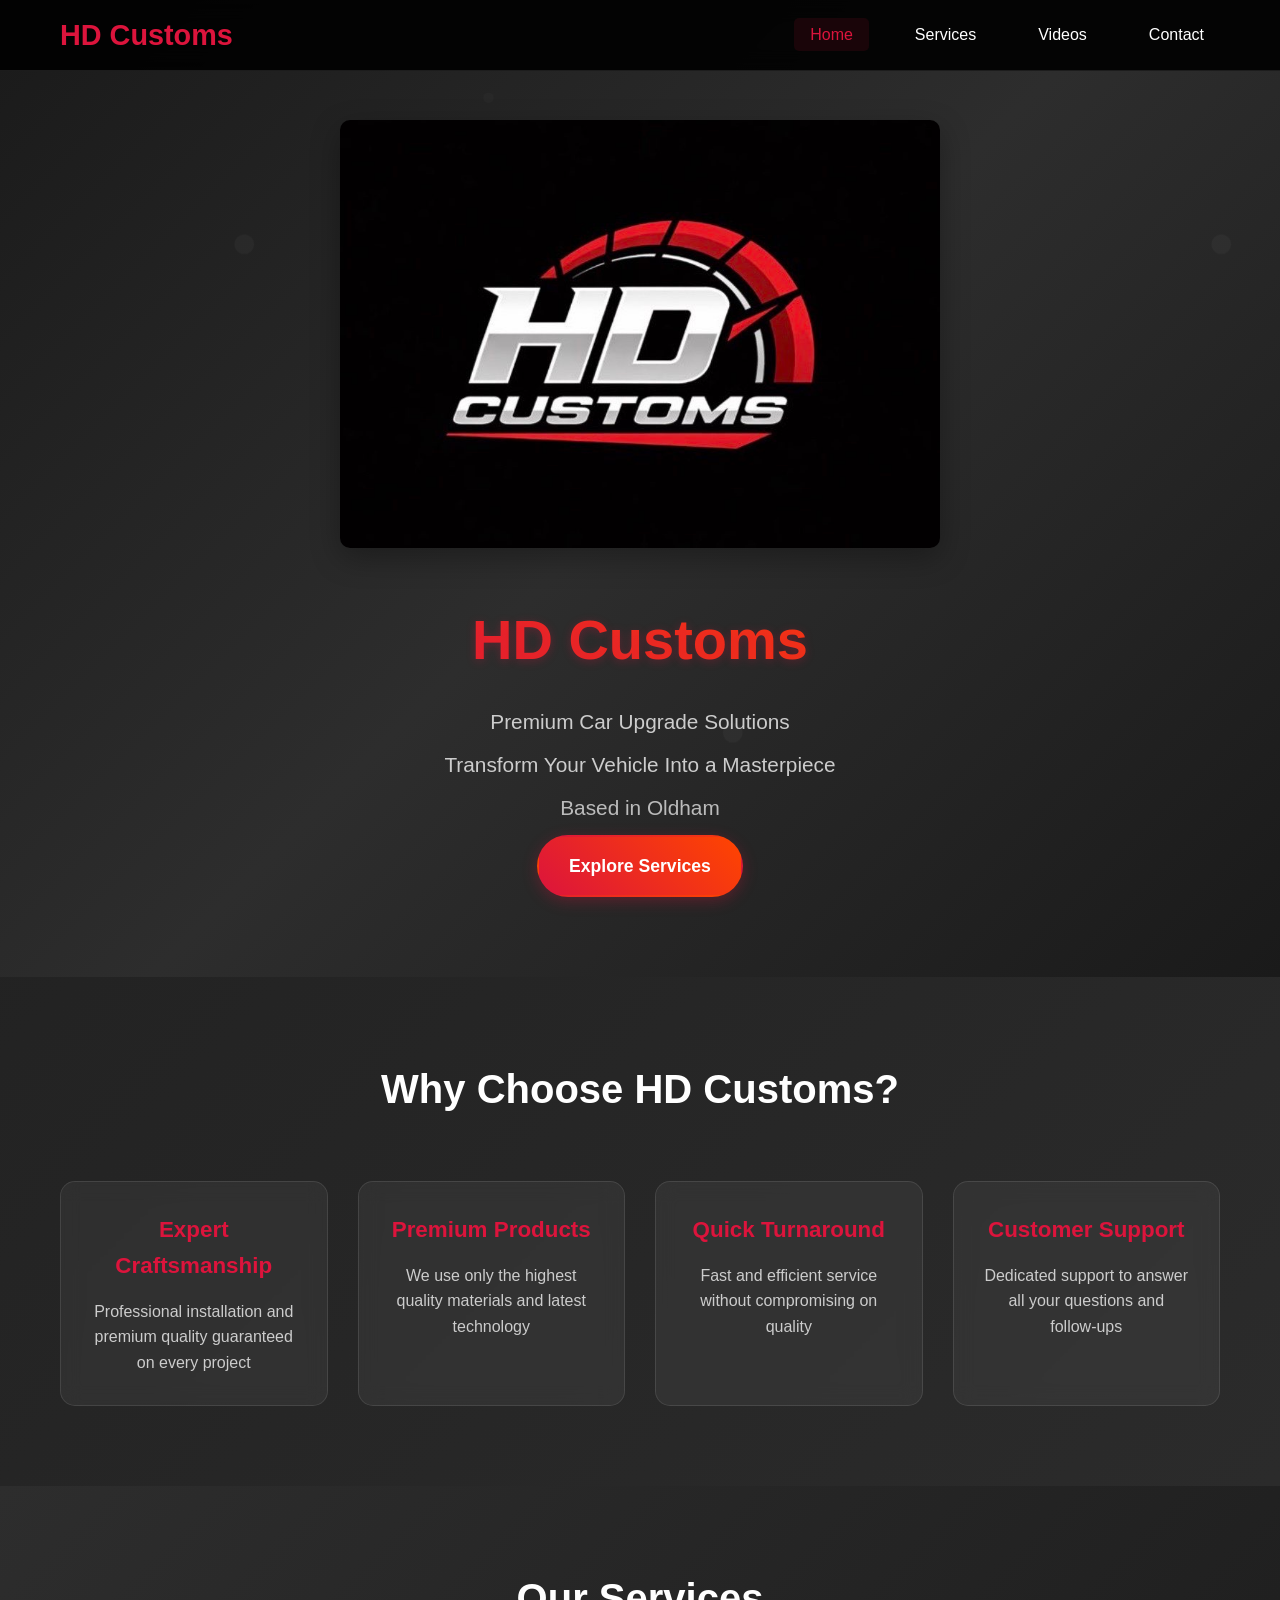
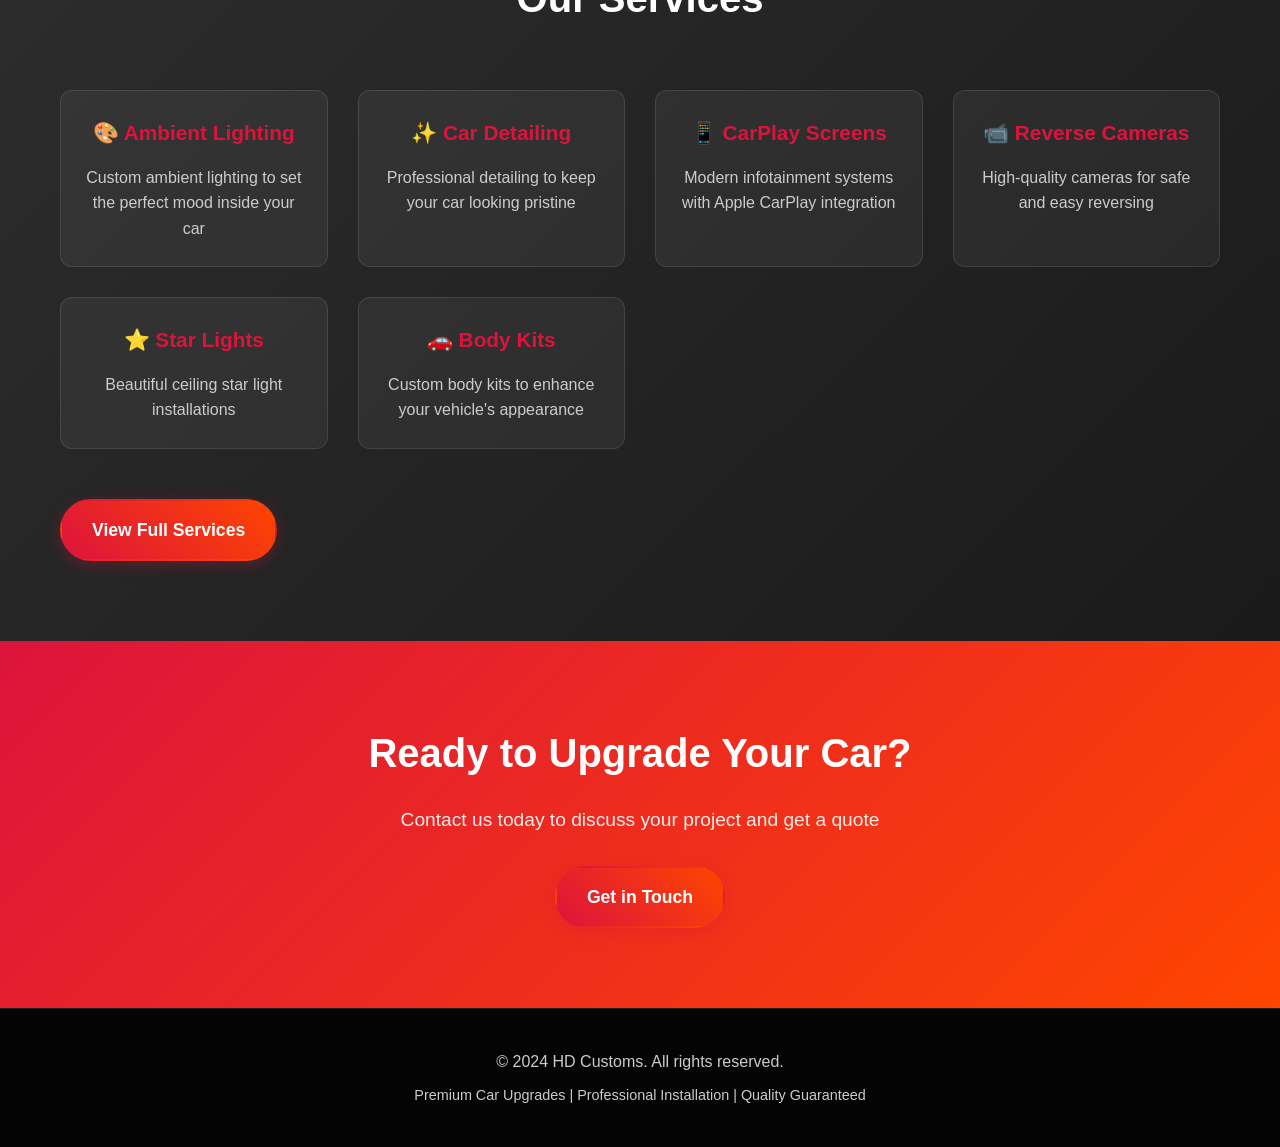
<file: index.html>
<!DOCTYPE html>
<html lang="en">
<head>
    <meta charset="UTF-8">
    <meta name="viewport" content="width=device-width, initial-scale=1.0">
    <title>HD Customs - Premium Car Upgrades</title>
    <link rel="stylesheet" href="styles.css">
</head>
<body>
    <!-- Navigation -->
    <nav class="navbar">
        <div class="nav-container">
            <div class="nav-logo">
                <h1>HD Customs</h1>
            </div>
            <div class="nav-toggle" id="nav-toggle">
                <span class="bar"></span>
                <span class="bar"></span>
                <span class="bar"></span>
            </div>
            <ul class="nav-menu" id="nav-menu">
                <li><a href="index.html" class="nav-link active">Home</a></li>
                <li><a href="services.html" class="nav-link">Services</a></li>
                <li><a href="videos.html" class="nav-link">Videos</a></li>
                <li><a href="contact.html" class="nav-link">Contact</a></li>
            </ul>
        </div>
    </nav>

    <!-- Hero Section -->
    <section class="hero">
        <div class="hero-logo">
            <img src="images/hd-custom.jpg.jpeg" alt="HD Customs Logo">
        </div>
        <div class="hero-content">
            <h1>HD Customs</h1>
            <p>Premium Car Upgrade Solutions</p>
            <p class="tagline">Transform Your Vehicle Into a Masterpiece</p>
            <p class="location-tagline">Based in Oldham</p>
            <a href="services.html" class="cta-button">Explore Services</a>
        </div>
    </section>

    <!-- Features Section -->
    <section class="features">
        <div class="container">
            <h2>Why Choose HD Customs?</h2>
            <div class="features-grid">
                <div class="feature-card">
                    <h3>Expert Craftsmanship</h3>
                    <p>Professional installation and premium quality guaranteed on every project</p>
                </div>
                <div class="feature-card">
                    <h3>Premium Products</h3>
                    <p>We use only the highest quality materials and latest technology</p>
                </div>
                <div class="feature-card">
                    <h3>Quick Turnaround</h3>
                    <p>Fast and efficient service without compromising on quality</p>
                </div>
                <div class="feature-card">
                    <h3>Customer Support</h3>
                    <p>Dedicated support to answer all your questions and follow-ups</p>
                </div>
            </div>
        </div>
    </section>

    <!-- Services Preview Section -->
    <section class="services-preview">
        <div class="container">
            <h2>Our Services</h2>
            <div class="services-grid">
                <div class="service-item">
                    <h3>🎨 Ambient Lighting</h3>
                    <p>Custom ambient lighting to set the perfect mood inside your car</p>
                </div>
                <div class="service-item">
                    <h3>✨ Car Detailing</h3>
                    <p>Professional detailing to keep your car looking pristine</p>
                </div>
                <div class="service-item">
                    <h3>📱 CarPlay Screens</h3>
                    <p>Modern infotainment systems with Apple CarPlay integration</p>
                </div>
                <div class="service-item">
                    <h3>📹 Reverse Cameras</h3>
                    <p>High-quality cameras for safe and easy reversing</p>
                </div>
                <div class="service-item">
                    <h3>⭐ Star Lights</h3>
                    <p>Beautiful ceiling star light installations</p>
                </div>
                <div class="service-item">
                    <h3>🚗 Body Kits</h3>
                    <p>Custom body kits to enhance your vehicle's appearance</p>
                </div>
            </div>
            <a href="services.html" class="cta-button">View Full Services</a>
        </div>
    </section>

    <!-- Call to Action -->
    <section class="cta-section">
        <div class="container">
            <h2>Ready to Upgrade Your Car?</h2>
            <p>Contact us today to discuss your project and get a quote</p>
            <a href="contact.html" class="cta-button">Get in Touch</a>
        </div>
    </section>

    <!-- Footer -->
    <footer>
        <div class="container">
            <p>&copy; 2024 HD Customs. All rights reserved.</p>
            <p>Premium Car Upgrades | Professional Installation | Quality Guaranteed</p>
        </div>
    </footer>

    <script>
        // Mobile menu toggle
        const navToggle = document.getElementById('nav-toggle');
        const navMenu = document.getElementById('nav-menu');

        navToggle.addEventListener('click', () => {
            navMenu.classList.toggle('active');
            navToggle.classList.toggle('active');
        });

        // Close menu when clicking a link
        document.querySelectorAll('.nav-link').forEach(link => {
            link.addEventListener('click', () => {
                navMenu.classList.remove('active');
                navToggle.classList.remove('active');
            });
        });
    </script>
</body>
</html>
</file>
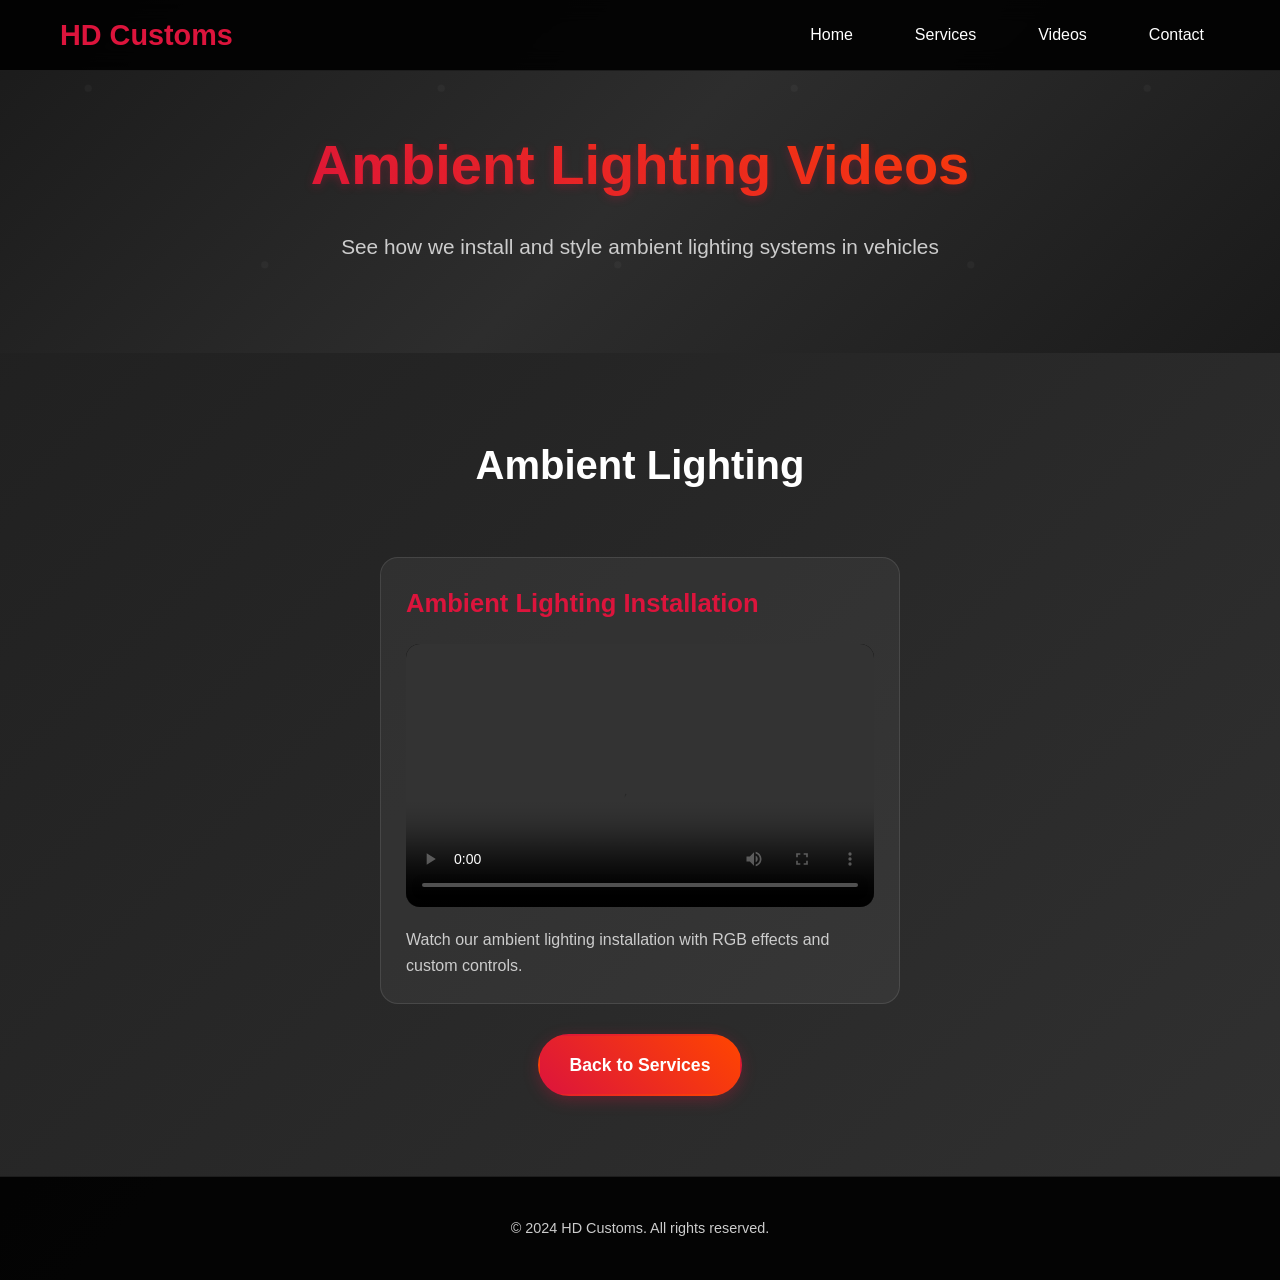
<file: ambient-lighting.html>
<!DOCTYPE html>
<html lang="en">
<head>
    <meta charset="UTF-8">
    <meta name="viewport" content="width=device-width, initial-scale=1.0">
    <title>Ambient Lighting Videos - HD Customs</title>
    <link rel="stylesheet" href="styles.css">
</head>
<body>
    <nav class="navbar">
        <div class="nav-container">
            <div class="nav-logo">
                <h1>HD Customs</h1>
            </div>
            <div class="nav-toggle" id="nav-toggle">
                <span class="bar"></span>
                <span class="bar"></span>
                <span class="bar"></span>
            </div>
            <ul class="nav-menu" id="nav-menu">
                <li><a href="index.html" class="nav-link">Home</a></li>
                <li><a href="services.html" class="nav-link">Services</a></li>
                <li><a href="videos.html" class="nav-link">Videos</a></li>
                <li><a href="contact.html" class="nav-link">Contact</a></li>
            </ul>
        </div>
    </nav>

    <section class="hero">
        <div class="hero-content">
            <h1>Ambient Lighting Videos</h1>
            <p class="tagline">See how we install and style ambient lighting systems in vehicles</p>
        </div>
    </section>

    <section class="videos-section">
        <div class="container">
            <h2>Ambient Lighting</h2>
            <div class="video-grid">
                <div class="video-card">
                    <h3>Ambient Lighting Installation</h3>
                    <video controls playsinline preload="metadata">
                        <source src="videos/ambient-lighting.mp4" type="video/mp4">
                        Your browser does not support the video tag.
                    </video>
                    <p>Watch our ambient lighting installation with RGB effects and custom controls.</p>
                </div>
            </div>

            <p style="text-align:center;margin-top:30px;"><a href="services.html" class="cta-button">Back to Services</a></p>
        </div>
    </section>

    <footer>
        <div class="container">
            <p>&copy; 2024 HD Customs. All rights reserved.</p>
        </div>
    </footer>

    <script>
        const navToggle = document.getElementById('nav-toggle');
        const navMenu = document.getElementById('nav-menu');

        if (navToggle) {
            navToggle.addEventListener('click', () => {
                navMenu.classList.toggle('active');
                navToggle.classList.toggle('active');
            });
        }

        document.querySelectorAll('.nav-link').forEach(link => {
            link.addEventListener('click', () => {
                navMenu.classList.remove('active');
                navToggle.classList.remove('active');
            });
        });
    </script>
</body>
</html>
</file>
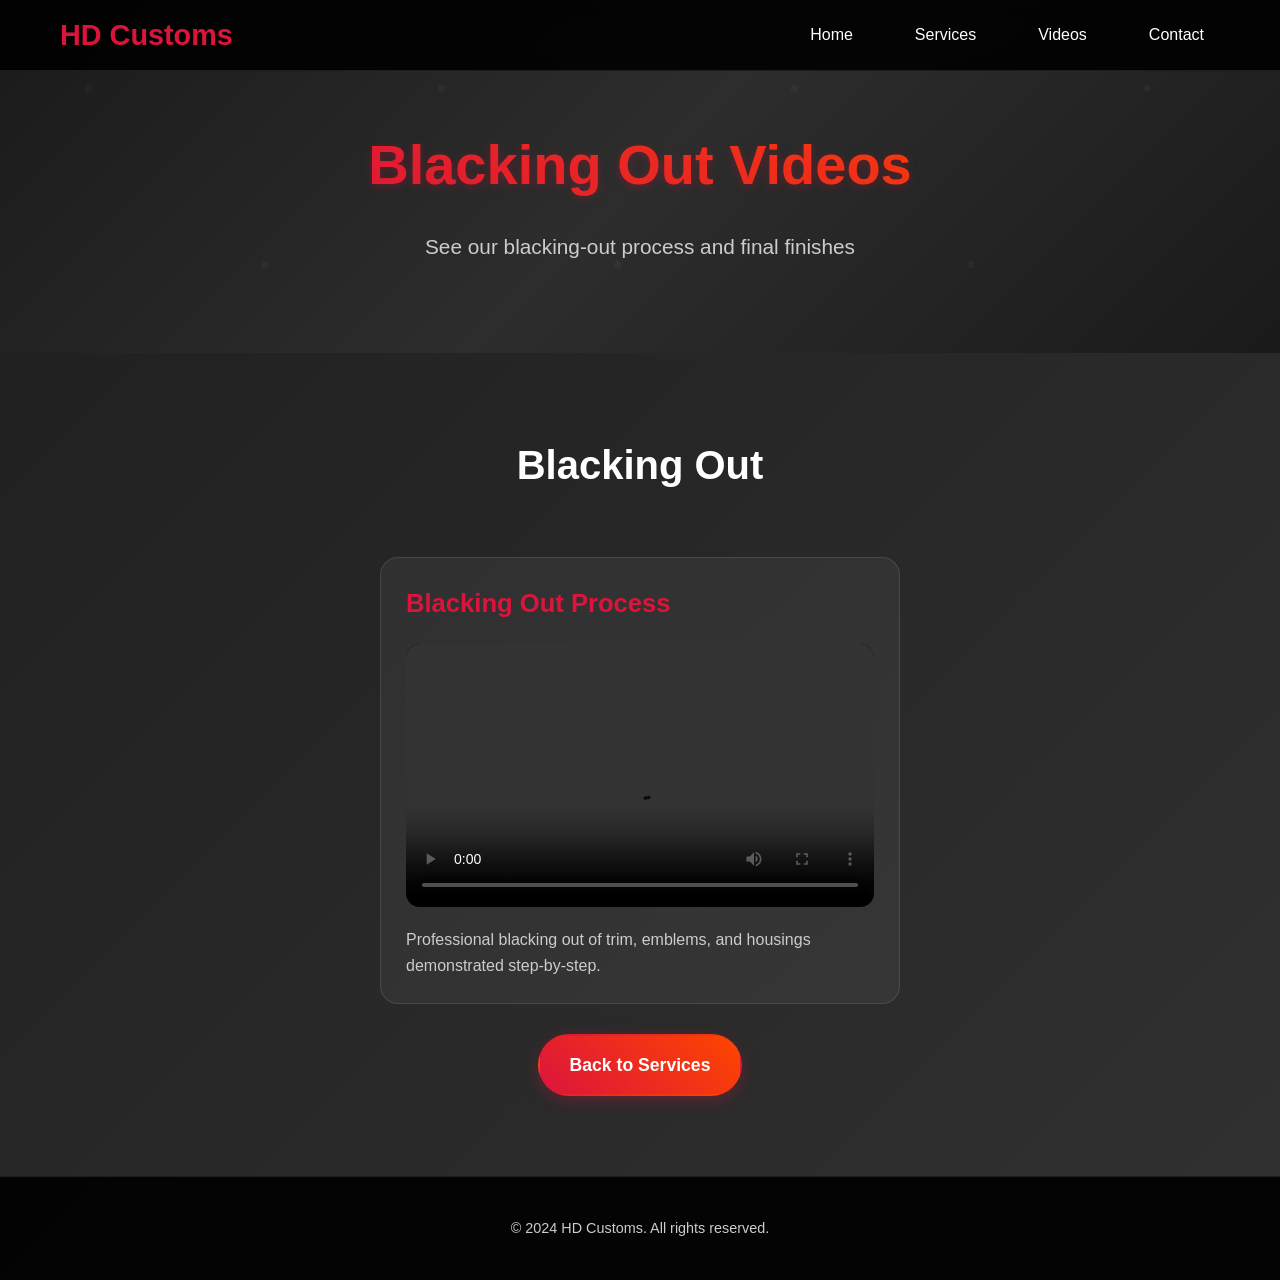
<file: blacking-out.html>
<!DOCTYPE html>
<html lang="en">
<head>
    <meta charset="UTF-8">
    <meta name="viewport" content="width=device-width, initial-scale=1.0">
    <title>Blacking Out Videos - HD Customs</title>
    <link rel="stylesheet" href="styles.css">
</head>
<body>
    <nav class="navbar">
        <div class="nav-container">
            <div class="nav-logo">
                <h1>HD Customs</h1>
            </div>
            <div class="nav-toggle" id="nav-toggle">
                <span class="bar"></span>
                <span class="bar"></span>
                <span class="bar"></span>
            </div>
            <ul class="nav-menu" id="nav-menu">
                <li><a href="index.html" class="nav-link">Home</a></li>
                <li><a href="services.html" class="nav-link">Services</a></li>
                <li><a href="videos.html" class="nav-link">Videos</a></li>
                <li><a href="contact.html" class="nav-link">Contact</a></li>
            </ul>
        </div>
    </nav>

    <section class="hero">
        <div class="hero-content">
            <h1>Blacking Out Videos</h1>
            <p class="tagline">See our blacking-out process and final finishes</p>
        </div>
    </section>

    <section class="videos-section">
        <div class="container">
            <h2>Blacking Out</h2>
            <div class="video-grid">
                <div class="video-card">
                    <h3>Blacking Out Process</h3>
                    <video controls playsinline preload="metadata">
                        <source src="videos/blacking-out.mp4" type="video/mp4">
                        Your browser does not support the video tag.
                    </video>
                    <p>Professional blacking out of trim, emblems, and housings demonstrated step-by-step.</p>
                </div>
            </div>

            <p style="text-align:center;margin-top:30px;"><a href="services.html" class="cta-button">Back to Services</a></p>
        </div>
    </section>

    <footer>
        <div class="container">
            <p>&copy; 2024 HD Customs. All rights reserved.</p>
        </div>
    </footer>

    <script>
        const navToggle = document.getElementById('nav-toggle');
        const navMenu = document.getElementById('nav-menu');

        if (navToggle) {
            navToggle.addEventListener('click', () => {
                navMenu.classList.toggle('active');
                navToggle.classList.toggle('active');
            });
        }

        document.querySelectorAll('.nav-link').forEach(link => {
            link.addEventListener('click', () => {
                navMenu.classList.remove('active');
                navToggle.classList.remove('active');
            });
        });
    </script>
</body>
</html>
</file>
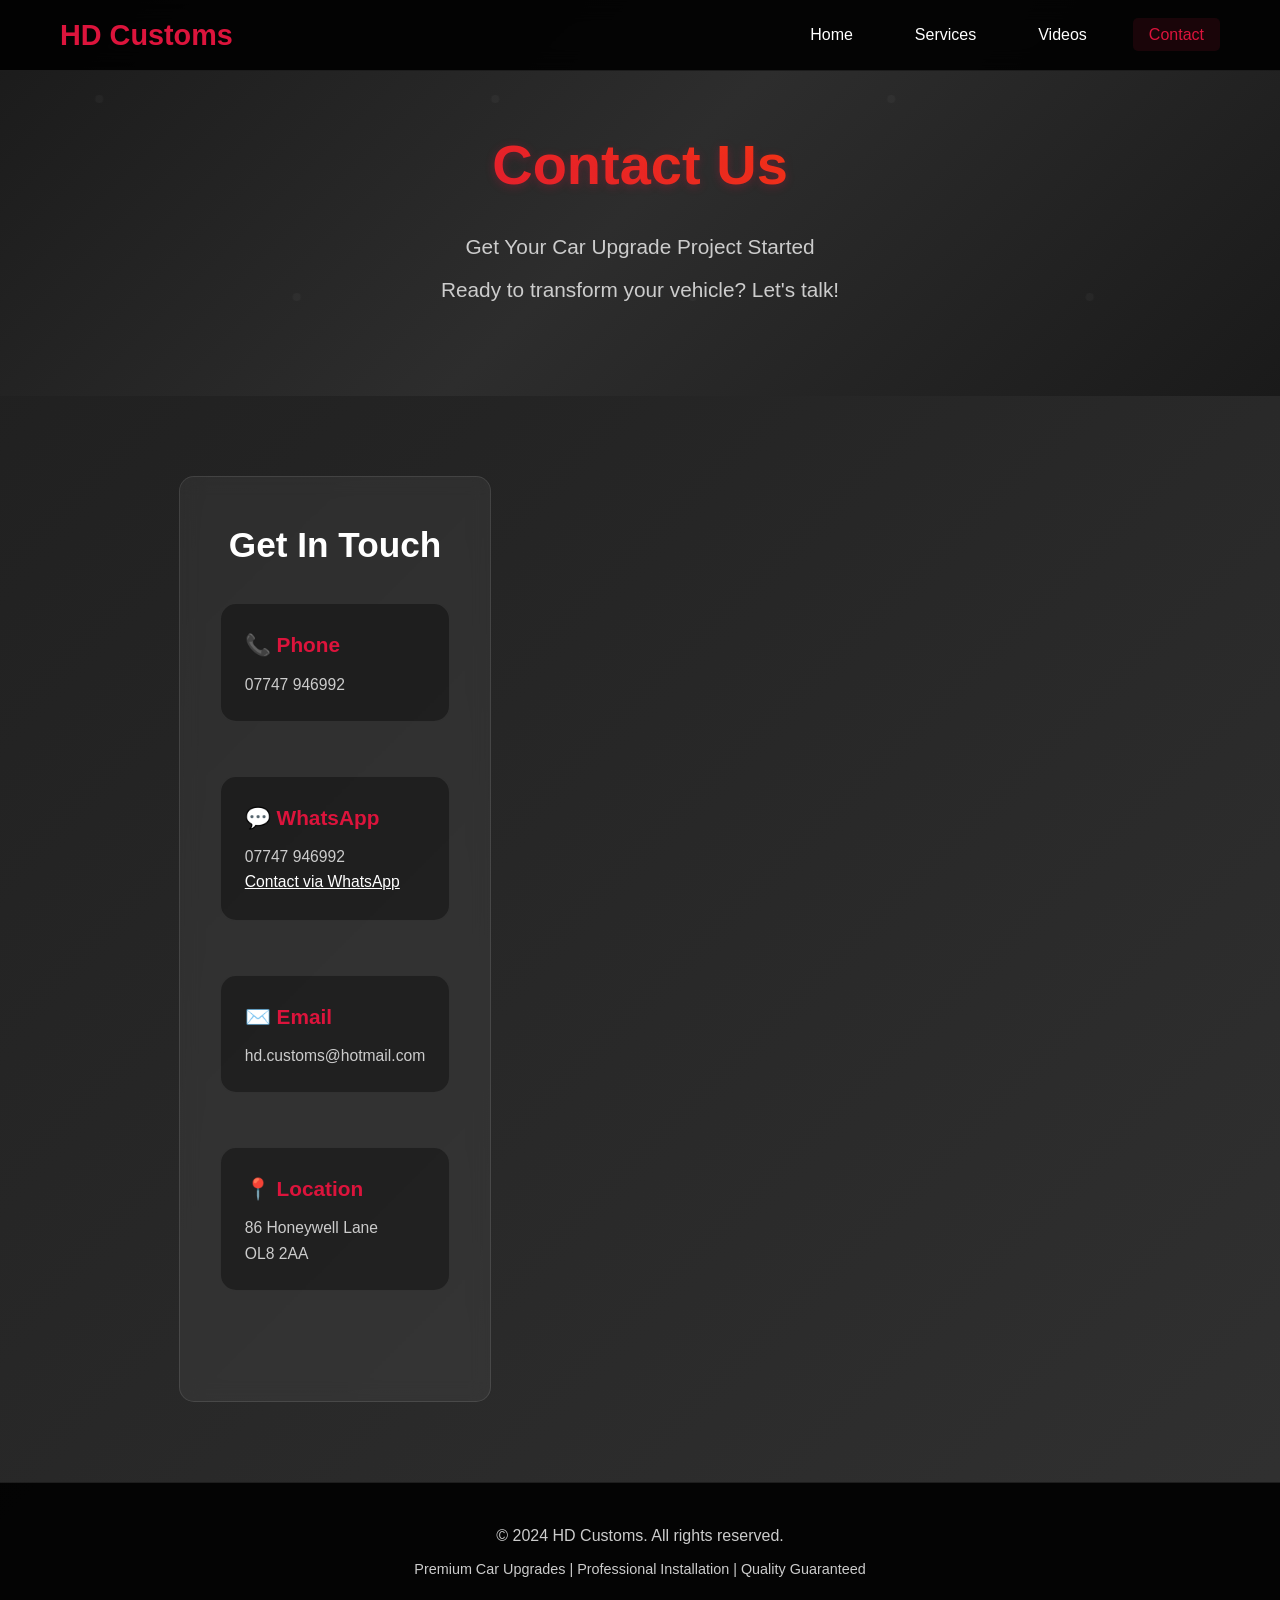
<file: contact.html>
<!DOCTYPE html>
<html lang="en">
<head>
    <meta charset="UTF-8">
    <meta name="viewport" content="width=device-width, initial-scale=1.0">
    <title>Contact - HD Customs</title>
    <link rel="stylesheet" href="styles.css">
</head>
<body>
    <!-- Navigation -->
    <nav class="navbar">
        <div class="nav-container">
            <div class="nav-logo">
                <h1>HD Customs</h1>
            </div>
            <div class="nav-toggle" id="nav-toggle">
                <span class="bar"></span>
                <span class="bar"></span>
                <span class="bar"></span>
            </div>
            <ul class="nav-menu" id="nav-menu">
                <li><a href="index.html" class="nav-link">Home</a></li>
                <li><a href="services.html" class="nav-link">Services</a></li>
                <li><a href="videos.html" class="nav-link">Videos</a></li>
                <li><a href="contact.html" class="nav-link active">Contact</a></li>
            </ul>
        </div>
    </nav>

    <!-- Contact Hero Section -->
    <section class="hero">
        <div class="hero-content">
            <h1>Contact Us</h1>
            <p>Get Your Car Upgrade Project Started</p>
            <p class="tagline">Ready to transform your vehicle? Let's talk!</p>
        </div>
    </section>

    <!-- Contact Section -->
    <section class="contact-section">
        <div class="container">
            <div class="contact-content">
                <!-- Contact Information -->
                <div class="contact-info-container">
                    <h2>Get In Touch</h2>

                    <div class="contact-info">
                        <div class="info-item">
                            <h3>📞 Phone</h3>
                            <p>07747 946992</p>
                        </div>

                        <div class="info-item">
                            <h3>💬 WhatsApp</h3>
                            <p>07747 946992</p>
                            <p><a href="https://wa.me/447747946992?text=Hi%2C%20im%20thinking%20of%20bringing%20my%20car%20over%20to%20HD%20CUSTOMS%20soon.%0ALet%20me%20know%20if%20this%20would%20work.%0ADate:%0ATime:%0AService:%0AName:" target="_blank">Contact via WhatsApp</a></p>
                        </div>

                        <div class="info-item">
                            <h3>✉️ Email</h3>
                            <p>hd.customs@hotmail.com</p>
                        </div>

                        <div class="info-item">
                            <h3>📍 Location</h3>
                            <p>86 Honeywell Lane</p>
                            <p>OL8 2AA</p>
                        </div>
                    </div>

                </div>
            </div>
        </div>
    </section>

    <!-- Footer -->
    <footer>
        <div class="container">
            <p>&copy; 2024 HD Customs. All rights reserved.</p>
            <p>Premium Car Upgrades | Professional Installation | Quality Guaranteed</p>
        </div>
    </footer>

    <script>
        // Mobile menu toggle
        const navToggle = document.getElementById('nav-toggle');
        const navMenu = document.getElementById('nav-menu');

        navToggle.addEventListener('click', () => {
            navMenu.classList.toggle('active');
            navToggle.classList.toggle('active');
        });

        // Close menu when clicking a link
        document.querySelectorAll('.nav-link').forEach(link => {
            link.addEventListener('click', () => {
                navMenu.classList.remove('active');
                navToggle.classList.remove('active');
            });
        });
    </script>
</body>
</html>
</file>
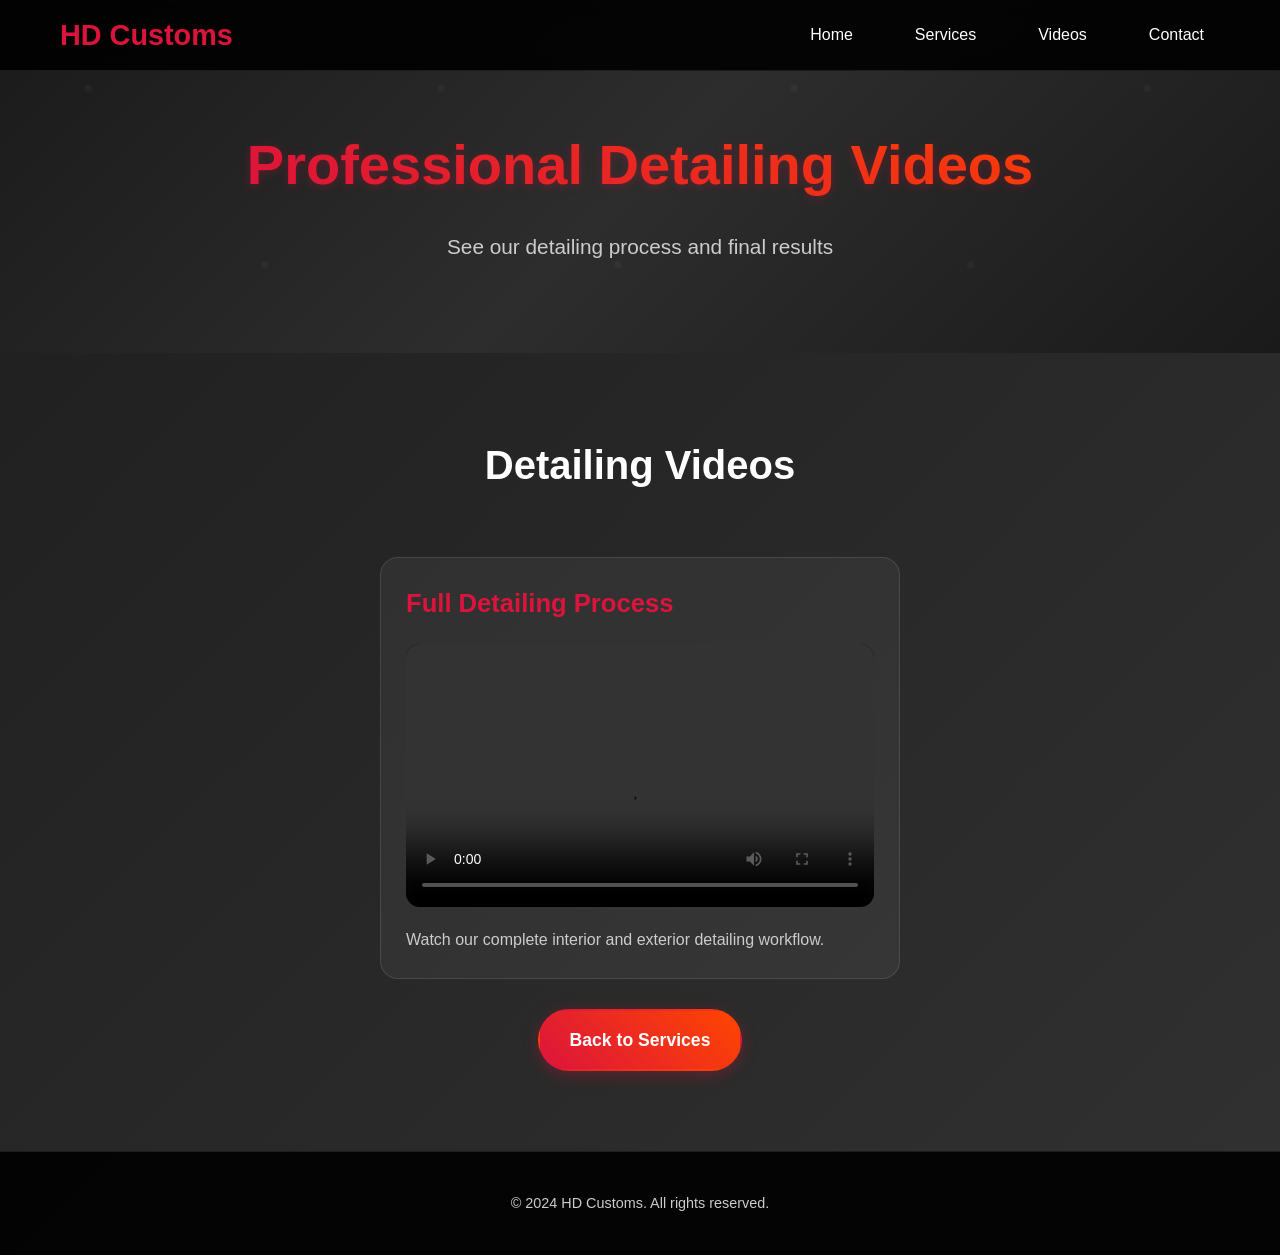
<file: detailing.html>
<!DOCTYPE html>
<html lang="en">
<head>
    <meta charset="UTF-8">
    <meta name="viewport" content="width=device-width, initial-scale=1.0">
    <title>Detailing Videos - HD Customs</title>
    <link rel="stylesheet" href="styles.css">
</head>
<body>
    <nav class="navbar">
        <div class="nav-container">
            <div class="nav-logo">
                <h1>HD Customs</h1>
            </div>
            <div class="nav-toggle" id="nav-toggle">
                <span class="bar"></span>
                <span class="bar"></span>
                <span class="bar"></span>
            </div>
            <ul class="nav-menu" id="nav-menu">
                <li><a href="index.html" class="nav-link">Home</a></li>
                <li><a href="services.html" class="nav-link">Services</a></li>
                <li><a href="videos.html" class="nav-link">Videos</a></li>
                <li><a href="contact.html" class="nav-link">Contact</a></li>
            </ul>
        </div>
    </nav>

    <section class="hero">
        <div class="hero-content">
            <h1>Professional Detailing Videos</h1>
            <p class="tagline">See our detailing process and final results</p>
        </div>
    </section>

    <section class="videos-section">
        <div class="container">
            <h2>Detailing Videos</h2>
            <div class="video-grid">
                <div class="video-card">
                    <h3>Full Detailing Process</h3>
                    <video controls playsinline preload="metadata">
                        <source src="videos/detailing.mp4" type="video/mp4">
                        Your browser does not support the video tag.
                    </video>
                    <p>Watch our complete interior and exterior detailing workflow.</p>
                </div>
            </div>

            <p style="text-align:center;margin-top:30px;"><a href="services.html" class="cta-button">Back to Services</a></p>
        </div>
    </section>

    <footer>
        <div class="container">
            <p>&copy; 2024 HD Customs. All rights reserved.</p>
        </div>
    </footer>

    <script>
        const navToggle = document.getElementById('nav-toggle');
        const navMenu = document.getElementById('nav-menu');

        if (navToggle) {
            navToggle.addEventListener('click', () => {
                navMenu.classList.toggle('active');
                navToggle.classList.toggle('active');
            });
        }

        document.querySelectorAll('.nav-link').forEach(link => {
            link.addEventListener('click', () => {
                navMenu.classList.remove('active');
                navToggle.classList.remove('active');
            });
        });
    </script>
</body>
</html>
</file>
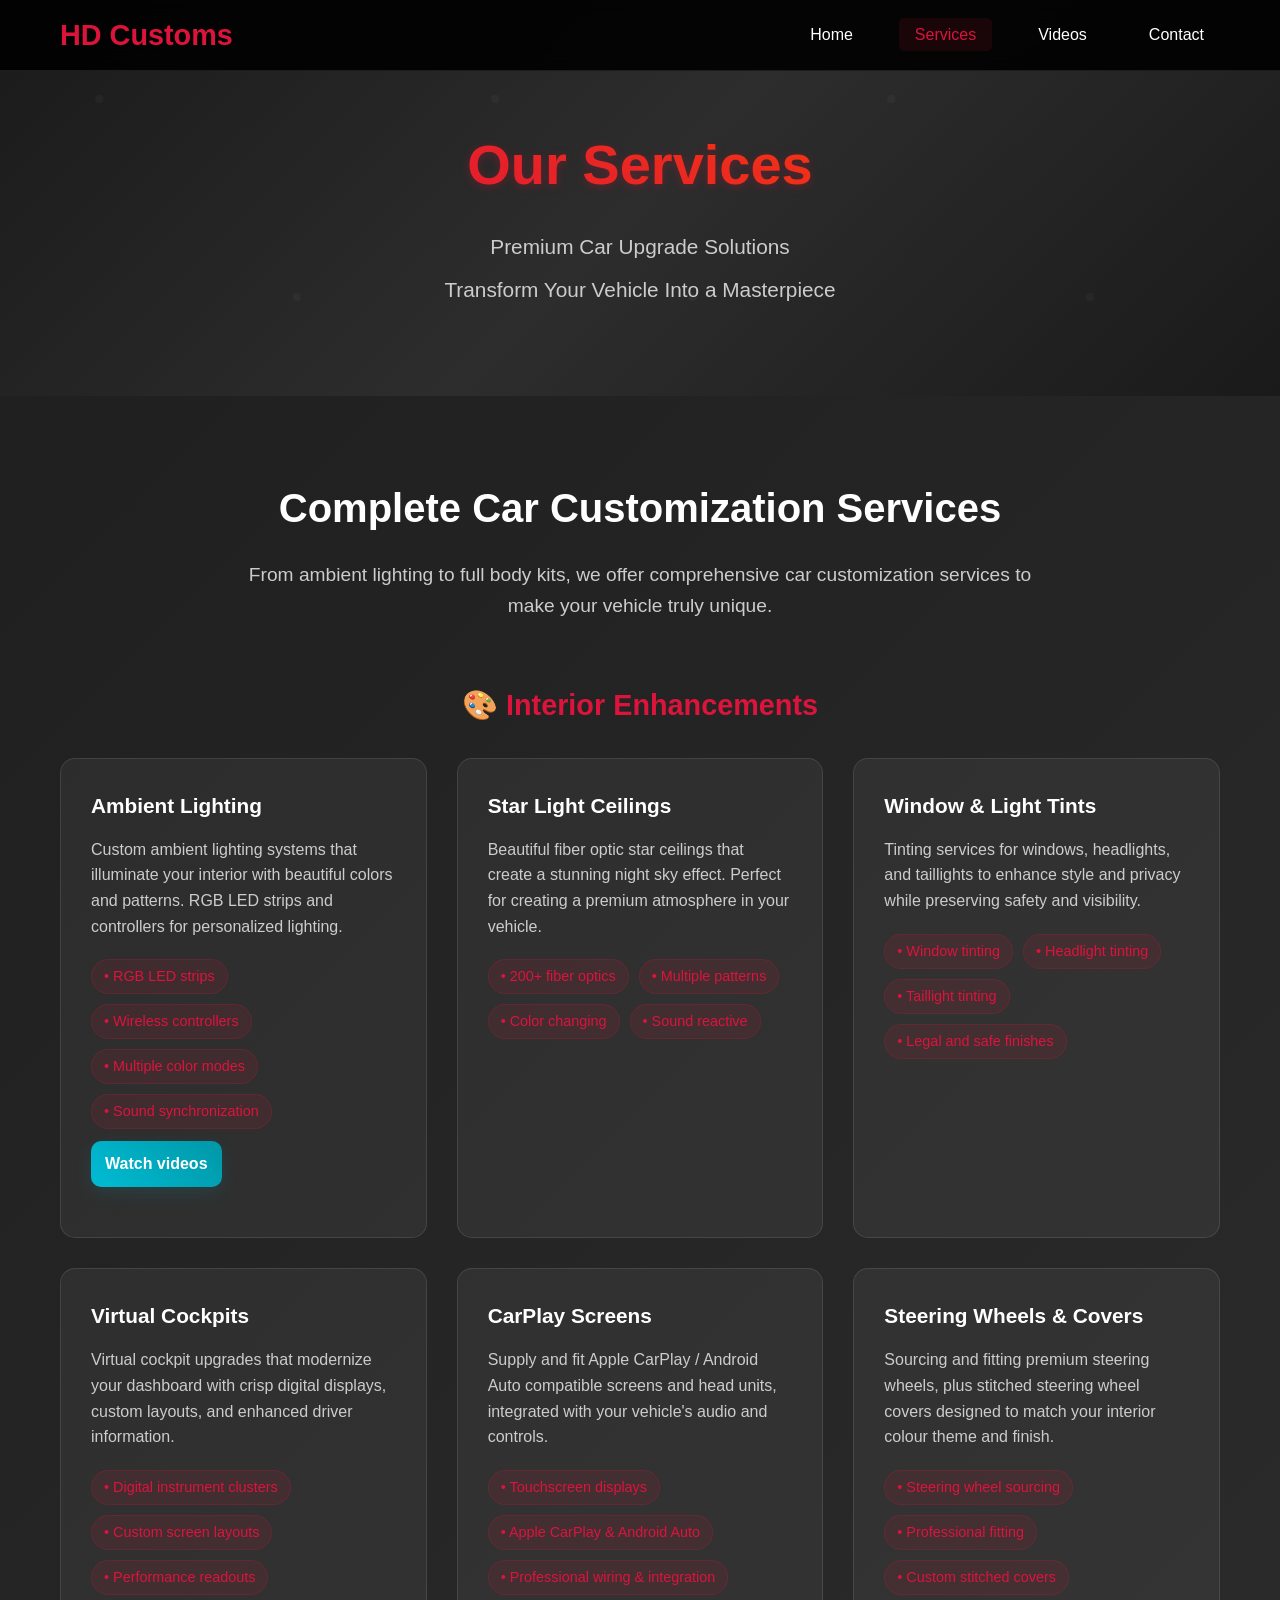
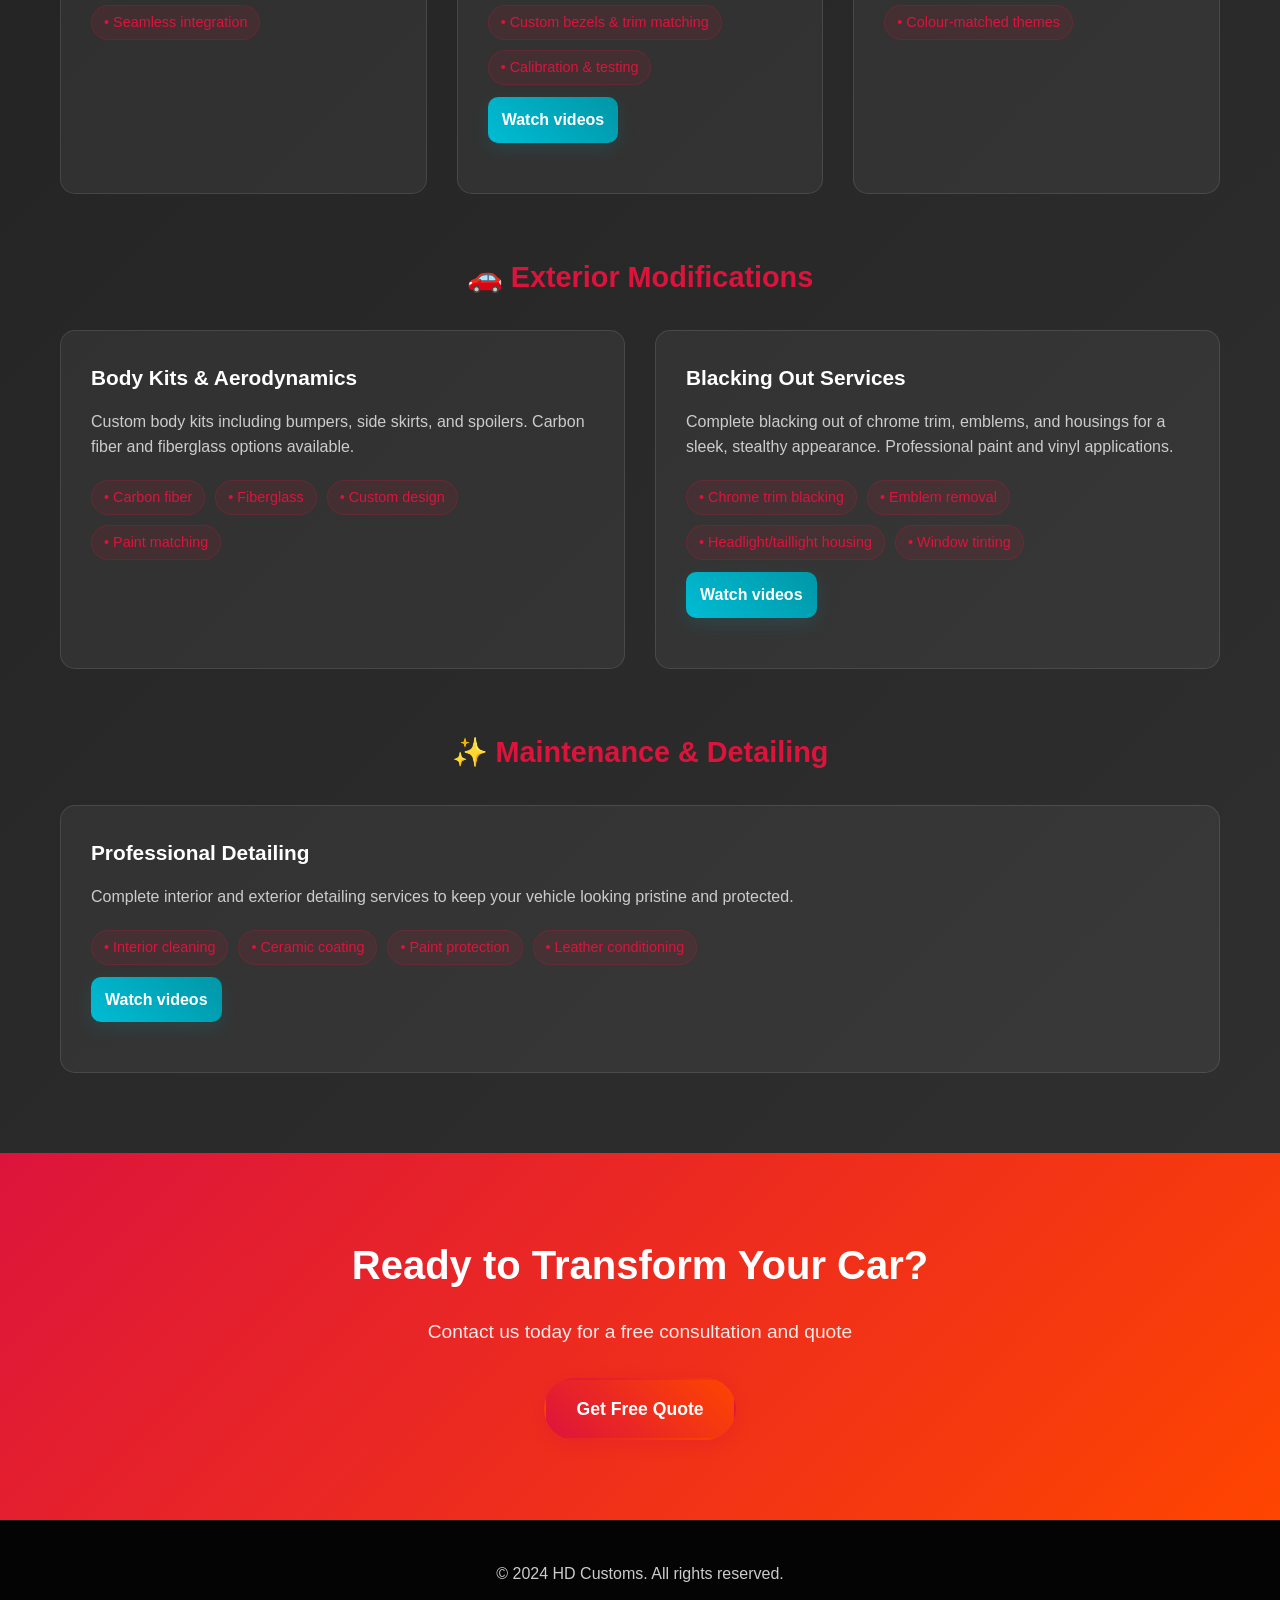
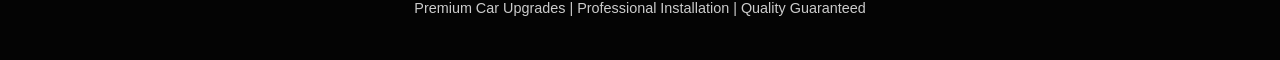
<file: services.html>
<!DOCTYPE html>
<html lang="en">
<head>
    <meta charset="UTF-8">
    <meta name="viewport" content="width=device-width, initial-scale=1.0">
    <title>Services - HD Customs</title>
    <link rel="stylesheet" href="styles.css">
</head>
<body>
    <!-- Navigation -->
    <nav class="navbar">
        <div class="nav-container">
            <div class="nav-logo">
                <h1>HD Customs</h1>
            </div>
            <div class="nav-toggle" id="nav-toggle">
                <span class="bar"></span>
                <span class="bar"></span>
                <span class="bar"></span>
            </div>
            <ul class="nav-menu" id="nav-menu">
                <li><a href="index.html" class="nav-link">Home</a></li>
                <li><a href="services.html" class="nav-link active">Services</a></li>
                <li><a href="videos.html" class="nav-link">Videos</a></li>
                <li><a href="contact.html" class="nav-link">Contact</a></li>
            </ul>
        </div>
    </nav>

    <!-- Services Hero Section -->
    <section class="hero">
        <div class="hero-content">
            <h1>Our Services</h1>
            <p>Premium Car Upgrade Solutions</p>
            <p class="tagline">Transform Your Vehicle Into a Masterpiece</p>
        </div>
    </section>

    <!-- Services Section -->
    <section class="services-detailed">
        <div class="container">
            <h2>Complete Car Customization Services</h2>
            <p class="section-intro">From ambient lighting to full body kits, we offer comprehensive car customization services to make your vehicle truly unique.</p>

            <div class="services-categories">
                <!-- Interior Services -->
                <div class="service-category">
                    <h3>🎨 Interior Enhancements</h3>
                    <div class="category-services">
                        <div class="service-detail">
                            <h4>Ambient Lighting</h4>
                            <p>Custom ambient lighting systems that illuminate your interior with beautiful colors and patterns. RGB LED strips and controllers for personalized lighting.</p>
                            <div class="service-features">
                                <span>• RGB LED strips</span>
                                <span>• Wireless controllers</span>
                                <span>• Multiple color modes</span>
                                <span>• Sound synchronization</span>
                            </div>
                            <p class="watch-videos" style="margin-top:12px;"><a href="ambient-lighting.html" target="_blank" rel="noopener">Watch videos</a></p>
                        </div>

                        <div class="service-detail">
                            <h4>Star Light Ceilings</h4>
                            <p>Beautiful fiber optic star ceilings that create a stunning night sky effect. Perfect for creating a premium atmosphere in your vehicle.</p>
                            <div class="service-features">
                                <span>• 200+ fiber optics</span>
                                <span>• Multiple patterns</span>
                                <span>• Color changing</span>
                                <span>• Sound reactive</span>
                            </div>
                        </div>

                        <div class="service-detail">
                            <h4>Window & Light Tints</h4>
                            <p>Tinting services for windows, headlights, and taillights to enhance style and privacy while preserving safety and visibility.</p>
                            <div class="service-features">
                                <span>• Window tinting</span>
                                <span>• Headlight tinting</span>
                                <span>• Taillight tinting</span>
                                <span>• Legal and safe finishes</span>
                            </div>
                        </div>

                        <div class="service-detail">
                            <h4>Virtual Cockpits</h4>
                            <p>Virtual cockpit upgrades that modernize your dashboard with crisp digital displays, custom layouts, and enhanced driver information.</p>
                            <div class="service-features">
                                <span>• Digital instrument clusters</span>
                                <span>• Custom screen layouts</span>
                                <span>• Performance readouts</span>
                                <span>• Seamless integration</span>
                            </div>
                        </div>

                        <div class="service-detail">
                            <h4>CarPlay Screens</h4>
                            <p>Supply and fit Apple CarPlay / Android Auto compatible screens and head units, integrated with your vehicle's audio and controls.</p>
                            <div class="service-features">
                                <span>• Touchscreen displays</span>
                                <span>• Apple CarPlay & Android Auto</span>
                                <span>• Professional wiring & integration</span>
                                <span>• Custom bezels & trim matching</span>
                                <span>• Calibration & testing</span>
                            </div>
                            <p class="watch-videos" style="margin-top:12px;"><a href="carplay.html" target="_blank" rel="noopener">Watch videos</a></p>
                        </div>

                        <div class="service-detail">
                            <h4>Steering Wheels & Covers</h4>
                            <p>Sourcing and fitting premium steering wheels, plus stitched steering wheel covers designed to match your interior colour theme and finish.</p>
                            <div class="service-features">
                                <span>• Steering wheel sourcing</span>
                                <span>• Professional fitting</span>
                                <span>• Custom stitched covers</span>
                                <span>• Colour-matched themes</span>
                            </div>
                        </div>
                    </div>
                </div>

                <!-- Exterior Services -->
                <div class="service-category">
                    <h3>🚗 Exterior Modifications</h3>
                    <div class="category-services">
                        <div class="service-detail">
                            <h4>Body Kits & Aerodynamics</h4>
                            <p>Custom body kits including bumpers, side skirts, and spoilers. Carbon fiber and fiberglass options available.</p>
                            <div class="service-features">
                                <span>• Carbon fiber</span>
                                <span>• Fiberglass</span>
                                <span>• Custom design</span>
                                <span>• Paint matching</span>
                            </div>
                        </div>

                        <div class="service-detail">
                            <h4>Blacking Out Services</h4>
                            <p>Complete blacking out of chrome trim, emblems, and housings for a sleek, stealthy appearance. Professional paint and vinyl applications.</p>
                            <div class="service-features">
                                <span>• Chrome trim blacking</span>
                                <span>• Emblem removal</span>
                                <span>• Headlight/taillight housing</span>
                                <span>• Window tinting</span>
                            </div>
                            <p class="watch-videos" style="margin-top:12px;"><a href="blacking-out.html" target="_blank" rel="noopener">Watch videos</a></p>
                        </div>
                    </div>
                </div>

                <!-- Maintenance Services -->
                <div class="service-category">
                    <h3>✨ Maintenance & Detailing</h3>
                    <div class="category-services">
                        <div class="service-detail">
                            <h4>Professional Detailing</h4>
                            <p>Complete interior and exterior detailing services to keep your vehicle looking pristine and protected.</p>
                            <div class="service-features">
                                <span>• Interior cleaning</span>
                                <span>• Ceramic coating</span>
                                <span>• Paint protection</span>
                                <span>• Leather conditioning</span>
                            </div>
                            <p class="watch-videos" style="margin-top:12px;"><a href="detailing.html" target="_blank" rel="noopener">Watch videos</a></p>
                        </div>
                    </div>
                </div>
            </div>
        </div>
    </section>

    <!-- Call to Action -->
    <section class="cta-section">
        <div class="container">
            <h2>Ready to Transform Your Car?</h2>
            <p>Contact us today for a free consultation and quote</p>
            <a href="contact.html" class="cta-button">Get Free Quote</a>
        </div>
    </section>

    <!-- Footer -->
    <footer>
        <div class="container">
            <p>&copy; 2024 HD Customs. All rights reserved.</p>
            <p>Premium Car Upgrades | Professional Installation | Quality Guaranteed</p>
        </div>
    </footer>

    <script>
        // Mobile menu toggle
        const navToggle = document.getElementById('nav-toggle');
        const navMenu = document.getElementById('nav-menu');

        navToggle.addEventListener('click', () => {
            navMenu.classList.toggle('active');
            navToggle.classList.toggle('active');
        });

        // Close menu when clicking a link
        document.querySelectorAll('.nav-link').forEach(link => {
            link.addEventListener('click', () => {
                navMenu.classList.remove('active');
                navToggle.classList.remove('active');
            });
        });
    </script>
</body>
</html>
</file>
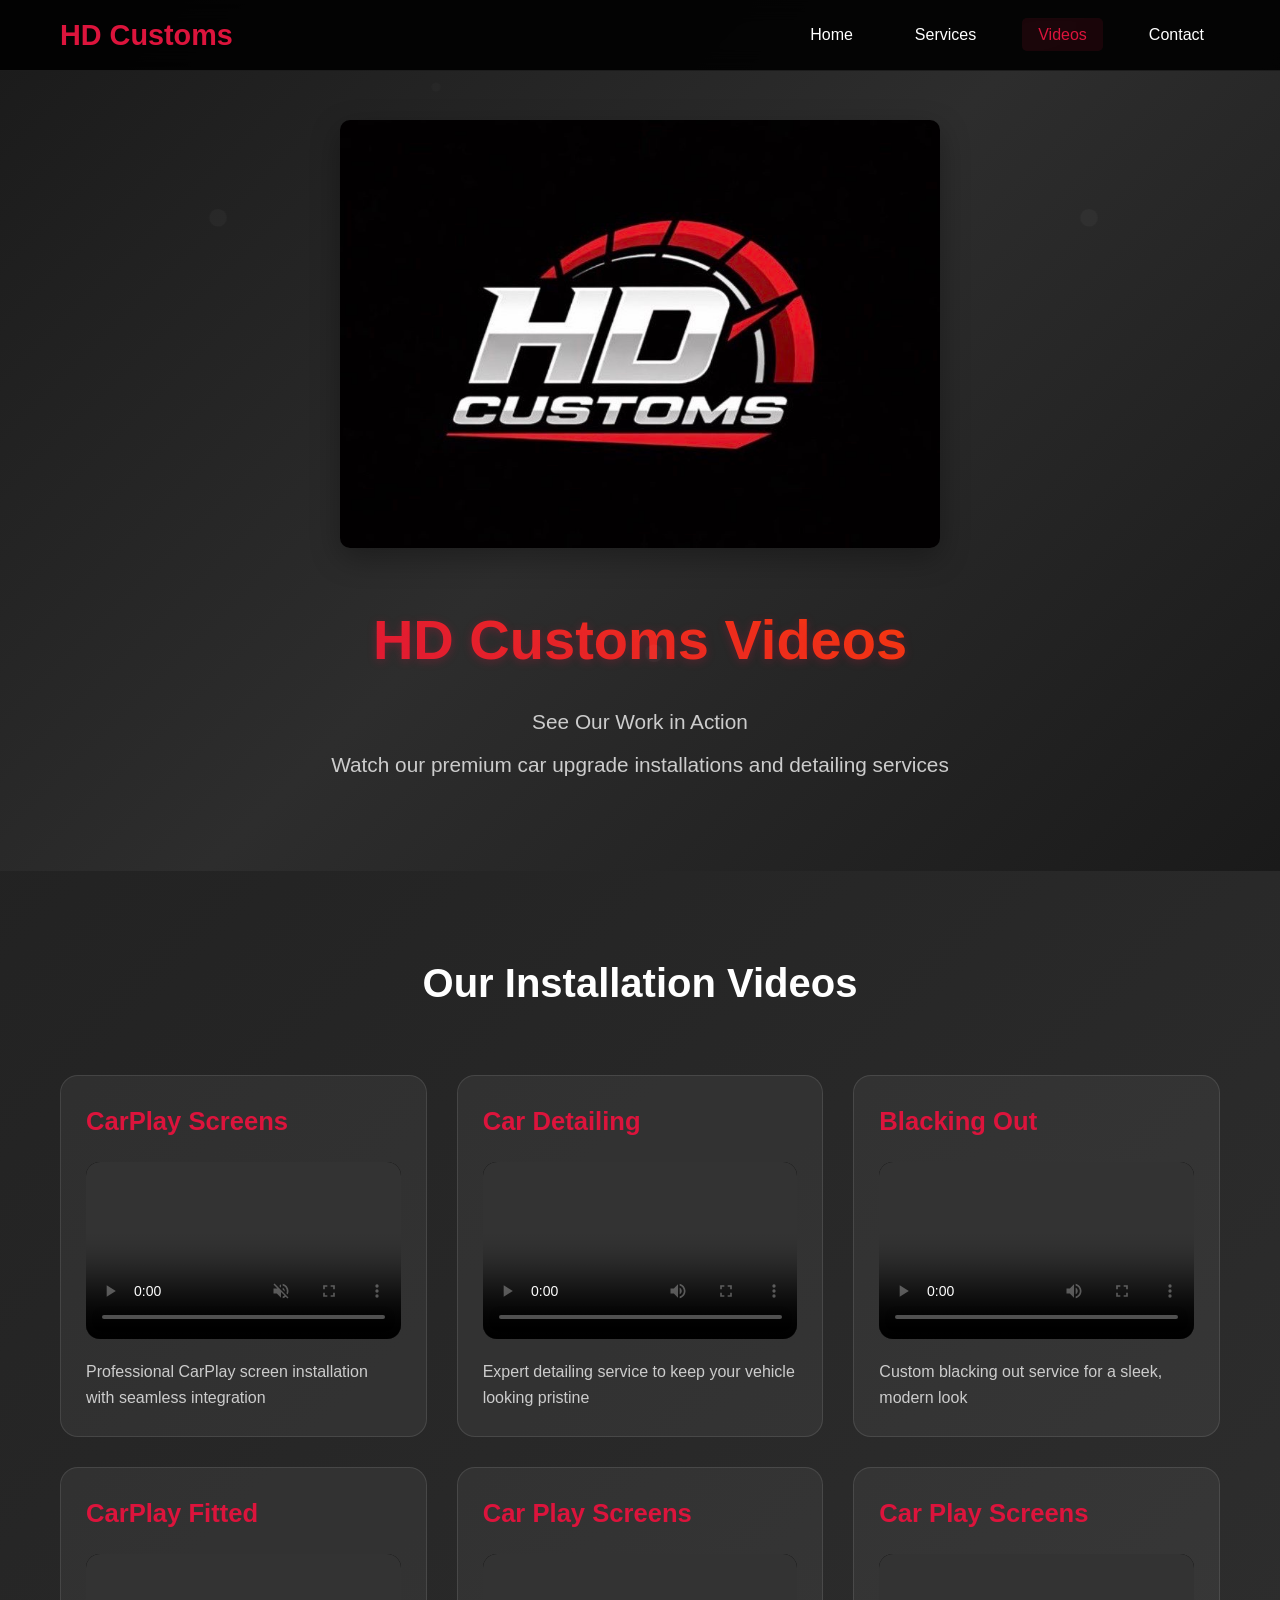
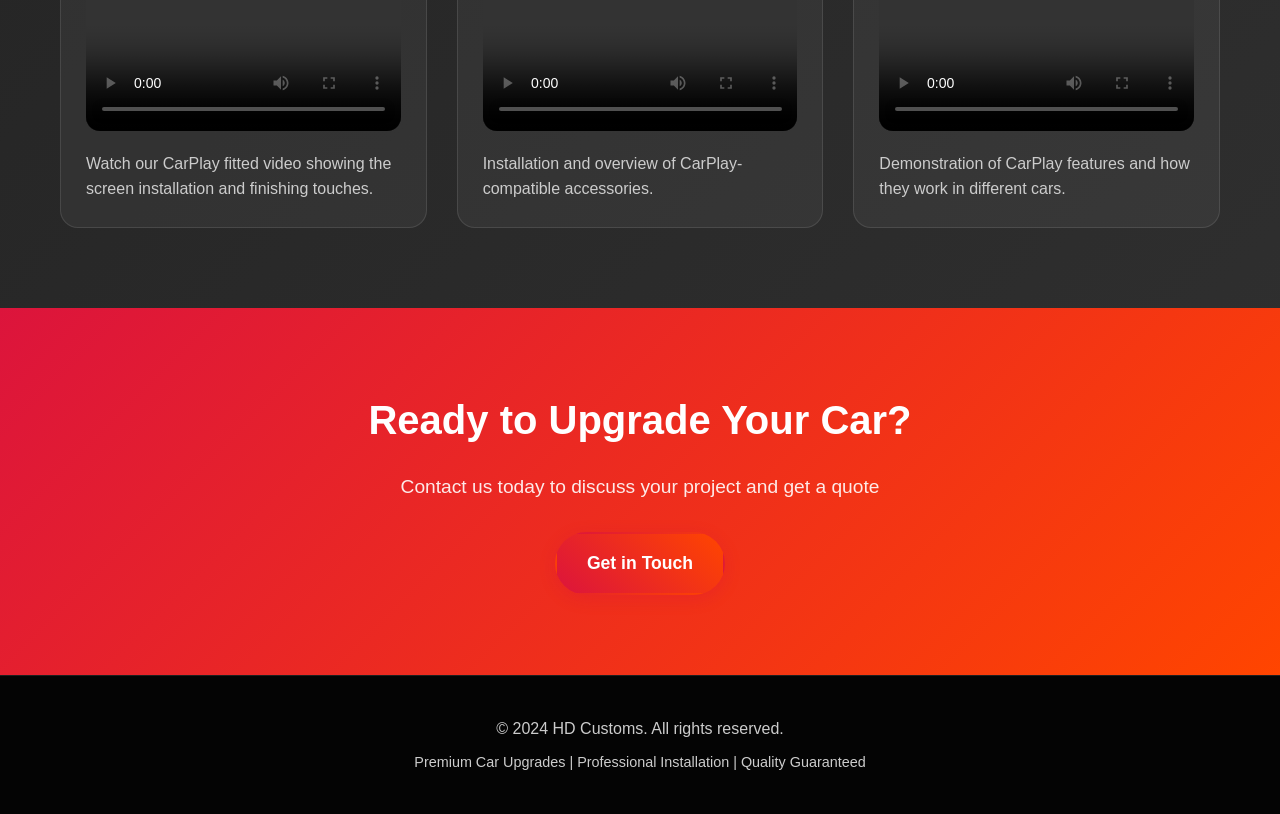
<file: videos.html>
<!DOCTYPE html>
<html lang="en">
<head>
    <meta charset="UTF-8">
    <meta name="viewport" content="width=device-width, initial-scale=1.0">
    <title>HD Customs - Videos</title>
    <link rel="stylesheet" href="styles.css">
</head>
<body>
    <!-- Navigation -->
    <nav class="navbar">
        <div class="nav-container">
            <div class="nav-logo">
                <h1>HD Customs</h1>
            </div>
            <div class="nav-toggle" id="nav-toggle">
                <span class="bar"></span>
                <span class="bar"></span>
                <span class="bar"></span>
            </div>
            <ul class="nav-menu" id="nav-menu">
                <li><a href="index.html" class="nav-link">Home</a></li>
                <li><a href="services.html" class="nav-link">Services</a></li>
                <li><a href="videos.html" class="nav-link active">Videos</a></li>
                <li><a href="contact.html" class="nav-link">Contact</a></li>
            </ul>
        </div>
    </nav>

    <!-- Hero Section -->
    <section class="hero">
        <div class="hero-logo">
            <img src="images/hd-custom.jpg.jpeg" alt="HD Customs Logo">
        </div>
        <div class="hero-content">
            <h1>HD Customs Videos</h1>
            <p>See Our Work in Action</p>
            <p class="tagline">Watch our premium car upgrade installations and detailing services</p>
        </div>
    </section>

    <!-- Videos Section -->
    <section class="videos-section">
        <div class="container">
            <h2>Our Installation Videos</h2>
            <div class="video-grid">
                <div class="video-card">
                    <h3>CarPlay Screens</h3>
                    <video controls muted>
                        <source src="videos/carplay-installation.mp4" type="video/mp4">
                        Your browser does not support the video tag.
                    </video>
                    <p>Professional CarPlay screen installation with seamless integration</p>
                </div>
                <div class="video-card">
                    <h3>Car Detailing</h3>
                    <video controls>
                        <source src="videos/detailing.mp4" type="video/mp4">
                        Your browser does not support the video tag.
                    </video>
                    <p>Expert detailing service to keep your vehicle looking pristine</p>
                </div>
                <div class="video-card">
                    <h3>Blacking Out</h3>
                    <video controls>
                        <source src="videos/blacking-out.mp4" type="video/mp4">
                        Your browser does not support the video tag.
                    </video>
                    <p>Custom blacking out service for a sleek, modern look</p>
                </div>
                <div class="video-card">
                    <h3>CarPlay Fitted</h3>
                    <video controls>
                        <source src="videos/carplay-fitted.mp4" type="video/mp4">
                        Your browser does not support the video tag.
                    </video>
                    <p>Watch our CarPlay fitted video showing the screen installation and finishing touches.</p>
                </div>
                <div class="video-card">
                    <h3>Car Play Screens</h3>
                    <video controls>
                        <source src="videos/carplay-1.mp4" type="video/mp4">
                        Your browser does not support the video tag.
                    </video>
                    <p>Installation and overview of CarPlay-compatible accessories.</p>
                </div>
                <div class="video-card">
                    <h3>Car Play Screens</h3>
                    <video controls>
                        <source src="videos/carplay-2.mp4" type="video/mp4">
                        Your browser does not support the video tag.
                    </video>
                    <p>Demonstration of CarPlay features and how they work in different cars.</p>
                </div>
            </div>
        </div>
    </section>

    <!-- Call to Action -->
    <section class="cta-section">
        <div class="container">
            <h2>Ready to Upgrade Your Car?</h2>
            <p>Contact us today to discuss your project and get a quote</p>
            <a href="contact.html" class="cta-button">Get in Touch</a>
        </div>
    </section>

    <!-- Footer -->
    <footer>
        <div class="container">
            <p>&copy; 2024 HD Customs. All rights reserved.</p>
            <p>Premium Car Upgrades | Professional Installation | Quality Guaranteed</p>
        </div>
    </footer>

    <script>
        // Mobile menu toggle
        const navToggle = document.getElementById('nav-toggle');
        const navMenu = document.getElementById('nav-menu');

        navToggle.addEventListener('click', () => {
            navMenu.classList.toggle('active');
            navToggle.classList.toggle('active');
        });

        // Close menu when clicking a link
        document.querySelectorAll('.nav-link').forEach(link => {
            link.addEventListener('click', () => {
                navMenu.classList.remove('active');
                navToggle.classList.remove('active');
            });
        });
    </script>
</body>
</html>
</file>
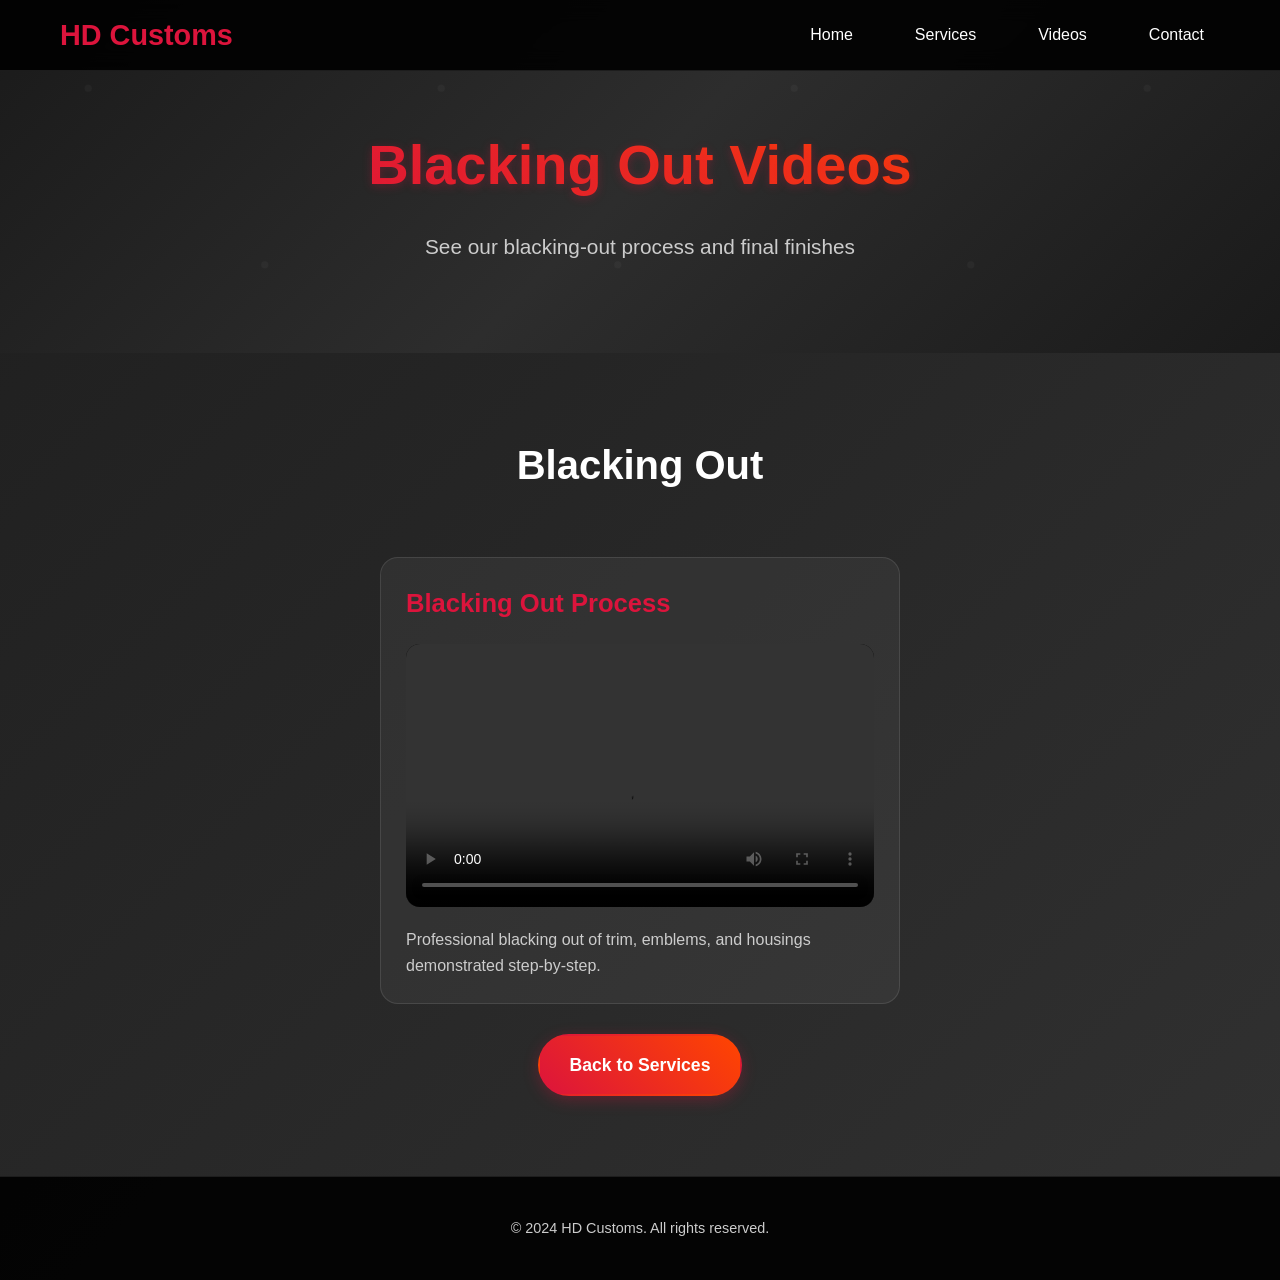
<file: videos/blacking-out.html>
<!DOCTYPE html>
<html lang="en">
<head>
    <meta charset="UTF-8">
    <meta name="viewport" content="width=device-width, initial-scale=1.0">
    <title>Blacking Out Videos - HD Customs</title>
    <link rel="stylesheet" href="../styles.css">
</head>
<body>
    <nav class="navbar">
        <div class="nav-container">
            <div class="nav-logo">
                <h1>HD Customs</h1>
            </div>
            <div class="nav-toggle" id="nav-toggle">
                <span class="bar"></span>
                <span class="bar"></span>
                <span class="bar"></span>
            </div>
            <ul class="nav-menu" id="nav-menu">
                <li><a href="../index.html" class="nav-link">Home</a></li>
                <li><a href="../services.html" class="nav-link">Services</a></li>
                <li><a href="../videos.html" class="nav-link">Videos</a></li>
                <li><a href="../contact.html" class="nav-link">Contact</a></li>
            </ul>
        </div>
    </nav>

    <section class="hero">
        <div class="hero-content">
            <h1>Blacking Out Videos</h1>
            <p class="tagline">See our blacking-out process and final finishes</p>
        </div>
    </section>

    <section class="videos-section">
        <div class="container">
            <h2>Blacking Out</h2>
            <div class="video-grid">
                <div class="video-card">
                    <h3>Blacking Out Process</h3>
                    <video controls playsinline preload="metadata">
                        <source src="blacking-out.mp4" type="video/mp4">
                        Your browser does not support the video tag.
                    </video>
                    <p>Professional blacking out of trim, emblems, and housings demonstrated step-by-step.</p>
                </div>
            </div>

            <p style="text-align:center;margin-top:30px;"><a href="../services.html" class="cta-button">Back to Services</a></p>
        </div>
    </section>

    <footer>
        <div class="container">
            <p>&copy; 2024 HD Customs. All rights reserved.</p>
        </div>
    </footer>

    <script>
        const navToggle = document.getElementById('nav-toggle');
        const navMenu = document.getElementById('nav-menu');

        if (navToggle) {
            navToggle.addEventListener('click', () => {
                navMenu.classList.toggle('active');
                navToggle.classList.toggle('active');
            });
        }

        document.querySelectorAll('.nav-link').forEach(link => {
            link.addEventListener('click', () => {
                navMenu.classList.remove('active');
                navToggle.classList.remove('active');
            });
        });
    </script>
</body>
</html>
</file>
<file: styles.css>
/* HD Customs - Premium Car Upgrades Styles */

/* Reset and Base Styles */
* {
    margin: 0;
    padding: 0;
    box-sizing: border-box;
}

body {
    font-family: 'Segoe UI', Tahoma, Geneva, Verdana, sans-serif;
    line-height: 1.6;
    color: #ffffff;
    background: linear-gradient(135deg, #1a1a1a 0%, #2d2d2d 100%);
    min-height: 100vh;
}

/* Navigation */
.navbar {
    background: rgba(0, 0, 0, 0.9);
    backdrop-filter: blur(10px);
    position: fixed;
    top: 0;
    width: 100%;
    z-index: 1000;
    border-bottom: 1px solid rgba(255, 255, 255, 0.1);
}

.nav-container {
    max-width: 1200px;
    margin: 0 auto;
    padding: 0 20px;
    display: flex;
    justify-content: space-between;
    align-items: center;
    height: 70px;
}

.nav-logo h1 {
    color: #dc143c;
    font-size: 1.8rem;
    font-weight: 700;
    text-shadow: 0 2px 4px rgba(0, 0, 0, 0.5);
}

.nav-menu {
    display: flex;
    list-style: none;
    gap: 30px;
}

.nav-toggle {
    display: none;
    flex-direction: column;
    cursor: pointer;
}

.bar {
    width: 25px;
    height: 3px;
    background-color: #ffffff;
    margin: 3px 0;
    transition: 0.3s;
}

.nav-link {
    color: #ffffff;
    text-decoration: none;
    font-weight: 500;
    transition: all 0.3s ease;
    padding: 8px 16px;
    border-radius: 5px;
}

.nav-link:hover,
.nav-link.active {
    color: #dc143c;
    background: rgba(220, 20, 60, 0.1);
}

/* Hero Section */
.hero {
    padding: 120px 20px 80px;
    background: linear-gradient(135deg, #1a1a1a 0%, #2d2d2d 50%, #1a1a1a 100%);
    position: relative;
    overflow: hidden;
}

.hero::before {
    content: '';
    position: absolute;
    top: 0;
    left: 0;
    right: 0;
    bottom: 0;
    background: url('data:image/svg+xml,<svg xmlns="http://www.w3.org/2000/svg" viewBox="0 0 100 100"><defs><pattern id="grain" width="100" height="100" patternUnits="userSpaceOnUse"><circle cx="25" cy="25" r="1" fill="rgba(255,255,255,0.03)"/><circle cx="75" cy="75" r="1" fill="rgba(255,255,255,0.03)"/><circle cx="50" cy="10" r="0.5" fill="rgba(255,255,255,0.02)"/></pattern></defs><rect width="100" height="100" fill="url(%23grain)"/></svg>');
    pointer-events: none;
}

.hero-logo {
    text-align: center;
    margin-bottom: 40px;
}

.hero-logo img {
    max-width: 600px;
    width: 100%;
    height: auto;
    border-radius: 10px;
    box-shadow: 0 10px 30px rgba(0, 0, 0, 0.3);
}

.hero-content {
    text-align: center;
    max-width: 800px;
    margin: 0 auto;
}

.hero-content h1 {
    font-size: 3.5rem;
    font-weight: 700;
    margin-bottom: 20px;
    background: linear-gradient(45deg, #dc143c, #ff4500);
    -webkit-background-clip: text;
    -webkit-text-fill-color: transparent;
    background-clip: text;
    text-shadow: 0 2px 10px rgba(220, 20, 60, 0.3);
}

.hero-content p {
    font-size: 1.3rem;
    margin-bottom: 10px;
    color: #cccccc;
}

.tagline {
    font-size: 1.1rem;
    color: #dc143c;
    font-weight: 500;
    margin-bottom: 10px;
}

.location-tagline {
    font-size: 1rem;
    color: #ffffff;
    opacity: 0.9;
    margin-bottom: 30px;
}

.cta-button {
    display: inline-block;
    background: linear-gradient(45deg, #dc143c, #ff4500);
    color: white;
    padding: 15px 30px;
    text-decoration: none;
    border-radius: 50px;
    font-weight: 600;
    font-size: 1.1rem;
    transition: all 0.3s ease;
    box-shadow: 0 4px 15px rgba(220, 20, 60, 0.3);
    border: 2px solid transparent;
}

.cta-button:hover {
    transform: translateY(-2px);
    box-shadow: 0 8px 25px rgba(220, 20, 60, 0.4);
    background: linear-gradient(45deg, #ff4500, #dc143c);
}

/* Container */
.container {
    max-width: 1200px;
    margin: 0 auto;
    padding: 0 20px;
}

/* Features Section */
.features {
    padding: 80px 0;
    background: rgba(255, 255, 255, 0.02);
}

.features h2 {
    text-align: center;
    font-size: 2.5rem;
    margin-bottom: 60px;
    color: #ffffff;
    font-weight: 700;
}

.features-grid {
    display: grid;
    grid-template-columns: repeat(auto-fit, minmax(250px, 1fr));
    gap: 30px;
}

.feature-card {
    background: rgba(255, 255, 255, 0.05);
    padding: 30px;
    border-radius: 15px;
    text-align: center;
    border: 1px solid rgba(255, 255, 255, 0.1);
    transition: all 0.3s ease;
    backdrop-filter: blur(10px);
}

.feature-card:hover {
    transform: translateY(-5px);
    box-shadow: 0 10px 30px rgba(0, 0, 0, 0.2);
    border-color: rgba(220, 20, 60, 0.3);
}

.feature-card h3 {
    color: #dc143c;
    font-size: 1.4rem;
    margin-bottom: 15px;
    font-weight: 600;
}

.feature-card p {
    color: #cccccc;
    line-height: 1.6;
}

/* Services Preview Section */
.services-preview {
    padding: 80px 0;
    background: linear-gradient(135deg, #2d2d2d 0%, #1a1a1a 100%);
}

.services-preview h2 {
    text-align: center;
    font-size: 2.5rem;
    margin-bottom: 60px;
    color: #ffffff;
    font-weight: 700;
}

.services-grid {
    display: grid;
    grid-template-columns: repeat(auto-fit, minmax(260px, 1fr));
    gap: 30px;
    margin-bottom: 50px;
}

/* Contact Section */
.contact-section {
    padding: 80px 0;
    background: rgba(255, 255, 255, 0.02);
}

.contact-info-container {
    max-width: 900px;
    margin: 0 auto;
    padding: 40px;
    background: rgba(255, 255, 255, 0.05);
    border: 1px solid rgba(255, 255, 255, 0.12);
    border-radius: 20px;
    backdrop-filter: blur(10px);
}

.contact-info-container h2 {
    font-size: 2.5rem;
    margin-bottom: 30px;
    color: #ffffff;
    font-weight: 700;
    text-align: center;
}

.contact-info {
    display: grid;
    grid-template-columns: repeat(auto-fit, minmax(220px, 1fr));
    gap: 24px;
}

.info-item {
    background: rgba(0, 0, 0, 0.35);
    padding: 24px;
    border-radius: 16px;
    border: 1px solid rgba(255, 255, 255, 0.08);
}

.info-item h3 {
    font-size: 1.15rem;
    margin-bottom: 12px;
    color: #dc143c;
}

.info-item p,
.info-item a {
    color: #dddddd;
    font-size: 0.98rem;
    line-height: 1.7;
}

.info-item a {
    color: #ffffff;
    text-decoration: underline;
}

.info-item a:hover {
    color: #ff8b8b;
}

.info-item:last-child {
    grid-column: span 1;
}

.service-item {
    background: rgba(255, 255, 255, 0.05);
    padding: 25px;
    border-radius: 12px;
    border: 1px solid rgba(255, 255, 255, 0.1);
    transition: all 0.3s ease;
    text-align: center;
}

.service-item:hover {
    transform: translateY(-3px);
    box-shadow: 0 8px 25px rgba(0, 0, 0, 0.2);
    border-color: rgba(220, 20, 60, 0.2);
}

.service-item h3 {
    color: #dc143c;
    font-size: 1.3rem;
    margin-bottom: 15px;
    font-weight: 600;
}

.service-item p {
    color: #cccccc;
    line-height: 1.6;
}

/* Videos Section */
.videos-section {
    padding: 80px 0;
    background: rgba(255, 255, 255, 0.02);
}

.videos-section h2 {
    text-align: center;
    font-size: 2.5rem;
    margin-bottom: 60px;
    color: #ffffff;
    font-weight: 700;
}

/* Call to Action Section */
.cta-section {
    padding: 80px 0;
    background: linear-gradient(135deg, #dc143c, #ff4500);
    text-align: center;
}

.cta-section h2 {
    font-size: 2.5rem;
    margin-bottom: 20px;
    color: white;
    font-weight: 700;
}

.cta-section p {
    font-size: 1.2rem;
    margin-bottom: 30px;
    color: rgba(255, 255, 255, 0.9);
}

/* Footer */
footer {
    background: rgba(0, 0, 0, 0.9);
    padding: 40px 0;
    border-top: 1px solid rgba(255, 255, 255, 0.1);
}

footer p {
    text-align: center;
    color: #cccccc;
    margin-bottom: 10px;
}

footer p:last-child {
    margin-bottom: 0;
    font-size: 0.9rem;
}

/* Services Detailed Section */
.services-detailed {
    padding: 80px 0;
    background: rgba(255, 255, 255, 0.02);
}

.services-detailed h2 {
    text-align: center;
    font-size: 2.5rem;
    margin-bottom: 20px;
    color: #ffffff;
    font-weight: 700;
}

.section-intro {
    text-align: center;
    font-size: 1.2rem;
    color: #cccccc;
    margin-bottom: 60px;
    max-width: 800px;
    margin-left: auto;
    margin-right: auto;
    line-height: 1.6;
}

.services-categories {
    display: grid;
    gap: 60px;
}

.service-category h3 {
    color: #dc143c;
    font-size: 1.8rem;
    margin-bottom: 30px;
    text-align: center;
    font-weight: 600;
}

.category-services {
    display: grid;
    grid-template-columns: repeat(auto-fit, minmax(300px, 1fr));
    gap: 30px;
}

.service-detail {
    background: rgba(255, 255, 255, 0.05);
    padding: 30px;
    border-radius: 15px;
    border: 1px solid rgba(255, 255, 255, 0.1);
    transition: all 0.3s ease;
}

.service-detail:hover {
    transform: translateY(-5px);
    box-shadow: 0 10px 30px rgba(0, 0, 0, 0.2);
    border-color: rgba(220, 20, 60, 0.3);
}

.service-detail h4 {
    color: #ffffff;
    font-size: 1.3rem;
    margin-bottom: 15px;
    font-weight: 600;
}

.service-detail p {
    color: #cccccc;
    line-height: 1.6;
    margin-bottom: 20px;
}

.service-features {
    display: flex;
    flex-wrap: wrap;
    gap: 10px;
}

.service-features span {
    background: rgba(220, 20, 60, 0.1);
    color: #dc143c;
    padding: 5px 12px;
    border-radius: 20px;
    font-size: 0.9rem;
    border: 1px solid rgba(220, 20, 60, 0.2);
}

/* Pricing Section */
.pricing-section {
    padding: 80px 0;
    background: linear-gradient(135deg, #2d2d2d 0%, #1a1a1a 100%);
}

.pricing-section h2 {
    text-align: center;
    font-size: 2.5rem;
    margin-bottom: 20px;
    color: #ffffff;
    font-weight: 700;
}

/* Video Showcase */
.video-showcase {
    padding: 80px 0;
    background: linear-gradient(135deg, rgba(220, 20, 60, 0.1), rgba(0, 0, 0, 0.6));
}

.video-showcase h2 {
    text-align: center;
    font-size: 2.5rem;
    margin-bottom: 20px;
    color: #ffffff;
    font-weight: 700;
}

.video-grid {
    display: grid;
    grid-template-columns: repeat(auto-fit, minmax(320px, 1fr));
    gap: 30px;
    margin-top: 40px;
    align-items: start;
}

.video-card {
    background: rgba(255, 255, 255, 0.05);
    border: 1px solid rgba(255, 255, 255, 0.1);
    border-radius: 18px;
    padding: 25px;
    transition: all 0.3s ease;
    width: 100%;
    max-width: 520px;
    margin: 0 auto;
}

.video-card:hover {
    transform: translateY(-5px);
    box-shadow: 0 15px 35px rgba(0, 0, 0, 0.2);
    border-color: rgba(220, 20, 60, 0.3);
}

.video-card h3 {
    color: #dc143c;
    font-size: 1.6rem;
    margin-bottom: 20px;
}

.video-card video {
    width: 100%;
    display: block;
    aspect-ratio: 16 / 9;
    max-height: 420px;
    border-radius: 14px;
    background: #000;
    object-fit: cover;
    margin-bottom: 20px;
}

@media (max-width: 768px) {
    .hero-logo img {
        max-width: 360px;
    }
}

@media (max-width: 640px) {
    .video-showcase {
        padding: 60px 0;
    }

    .video-card {
        padding: 20px;
    }
}

.video-card p {
    color: #cccccc;
    line-height: 1.6;
}

.pricing-grid {
    display: grid;
    grid-template-columns: repeat(auto-fit, minmax(260px, 1fr));
    gap: 30px;
    margin-top: 60px;
}

.pricing-card {
    background: rgba(255, 255, 255, 0.05);
    padding: 40px 30px;
    border-radius: 15px;
    border: 1px solid rgba(255, 255, 255, 0.1);
    text-align: center;
    transition: all 0.3s ease;
    position: relative;
}

.pricing-card:hover {
    transform: translateY(-5px);
    box-shadow: 0 10px 30px rgba(0, 0, 0, 0.2);
    border-color: rgba(220, 20, 60, 0.3);
}

.pricing-card.featured {
    border-color: #dc143c;
    box-shadow: 0 0 20px rgba(220, 20, 60, 0.2);
}

.pricing-card.featured::before {
    content: '';
    position: absolute;
    top: -2px;
    left: -2px;
    right: -2px;
    bottom: -2px;
    background: linear-gradient(45deg, #dc143c, #ff4500);
    border-radius: 17px;
    z-index: -1;
}

.pricing-card h3 {
    color: #ffffff;
    font-size: 1.5rem;
    margin-bottom: 20px;
    font-weight: 600;
}

.price {
    font-size: 2.5rem;
    font-weight: 700;
    color: #dc143c;
    margin-bottom: 30px;
}

.popular {
    position: absolute;
    top: -12px;
    left: 50%;
    transform: translateX(-50%);
    background: linear-gradient(45deg, #dc143c, #ff4500);
    color: white;
    padding: 5px 15px;
    border-radius: 20px;
    font-size: 0.8rem;
    font-weight: 600;
    text-transform: uppercase;
    letter-spacing: 1px;
}

.pricing-card ul {
    list-style: none;
    margin-bottom: 30px;
}

.pricing-card li {
    color: #cccccc;
    margin-bottom: 10px;
    padding-left: 20px;
    position: relative;
}

.pricing-card li::before {
    content: '✓';
    position: absolute;
    left: 0;
    color: #dc143c;
    font-weight: bold;
}

/* Contact Section */
.contact-section {
    padding: 80px 0;
    background: rgba(255, 255, 255, 0.02);
}

.contact-content {
    display: grid;
    grid-template-columns: 1fr 1fr;
    gap: 60px;
    align-items: start;
}

.contact-form-container h2,
.contact-info-container h2 {
    color: #ffffff;
    font-size: 2.2rem;
    margin-bottom: 30px;
    font-weight: 700;
}

/* Contact Form */
.contact-form {
    background: rgba(255, 255, 255, 0.05);
    padding: 40px;
    border-radius: 15px;
    border: 1px solid rgba(255, 255, 255, 0.1);
    backdrop-filter: blur(10px);
}

.form-group {
    margin-bottom: 25px;
}

.form-group label {
    display: block;
    color: #ffffff;
    font-weight: 600;
    margin-bottom: 8px;
    font-size: 1rem;
}

.form-group input,
.form-group select,
.form-group textarea {
    width: 100%;
    padding: 12px 16px;
    border: 2px solid rgba(220, 20, 60, 0.3);
    border-radius: 8px;
    background: rgba(255, 255, 255, 0.05);
    color: #ffffff;
    font-size: 1rem;
    transition: all 0.3s ease;
}

.form-group input:focus,
.form-group select:focus,
.form-group textarea:focus {
    outline: none;
    border-color: #dc143c;
    box-shadow: 0 0 0 3px rgba(220, 20, 60, 0.1);
    background: rgba(255, 255, 255, 0.08);
}

.form-group input::placeholder,
.form-group textarea::placeholder {
    color: rgba(255, 255, 255, 0.6);
}

.form-group select {
    cursor: pointer;
}

.form-group textarea {
    resize: vertical;
    min-height: 120px;
}

/* Contact Information */
.contact-info-container {
    background: rgba(255, 255, 255, 0.05);
    padding: 40px;
    border-radius: 15px;
    border: 1px solid rgba(255, 255, 255, 0.1);
    backdrop-filter: blur(10px);
}

.contact-info {
    margin-bottom: 40px;
}

.info-item {
    margin-bottom: 30px;
}

.info-item h3 {
    color: #dc143c;
    font-size: 1.3rem;
    margin-bottom: 10px;
    font-weight: 600;
}

.info-item p {
    color: #cccccc;
    line-height: 1.6;
    margin: 0;
}

.contact-cta {
    border-top: 1px solid rgba(255, 255, 255, 0.1);
    padding-top: 30px;
}

.contact-cta h3 {
    color: #ffffff;
    font-size: 1.4rem;
    margin-bottom: 15px;
    font-weight: 600;
}

.contact-cta p {
    color: #cccccc;
    line-height: 1.6;
    margin-bottom: 20px;
}

.emergency-contact {
    background: rgba(220, 20, 60, 0.1);
    border: 1px solid rgba(220, 20, 60, 0.3);
    border-radius: 8px;
    padding: 15px;
}

.emergency-contact p {
    margin: 5px 0;
    color: #dc143c;
    font-weight: 600;
}

/* Responsive Design */
@media (max-width: 768px) {
    /* Navigation */
    .nav-toggle {
        display: flex;
    }

    .nav-menu {
        position: fixed;
        top: 70px;
        left: -100%;
        width: 100%;
        height: calc(100vh - 70px);
        background: rgba(0, 0, 0, 0.95);
        backdrop-filter: blur(10px);
        flex-direction: column;
        justify-content: flex-start;
        align-items: center;
        padding-top: 50px;
        transition: left 0.3s ease;
        gap: 30px;
    }

    .nav-menu.active {
        left: 0;
    }

    .nav-toggle.active .bar:nth-child(1) {
        transform: rotate(-45deg) translate(-5px, 6px);
    }

    .nav-toggle.active .bar:nth-child(2) {
        opacity: 0;
    }

    .nav-toggle.active .bar:nth-child(3) {
        transform: rotate(45deg) translate(-5px, -6px);
    }

    /* Hero Section */
    .hero {
        padding: 100px 20px 60px;
        text-align: center;
    }

    .hero-logo img {
        max-width: 150px;
    }

    .hero-content h1 {
        font-size: 2.5rem;
    }

    .hero-content p {
        font-size: 1.1rem;
    }

    /* Features Section */
    .features h2 {
        font-size: 2rem;
        margin-bottom: 40px;
    }

    .features-grid {
        grid-template-columns: 1fr;
        gap: 20px;
    }

    /* Services Preview */
    .services-preview h2 {
        font-size: 2rem;
        margin-bottom: 40px;
    }

    .services-grid {
        grid-template-columns: 1fr;
        gap: 20px;
    }

    /* Contact Section */
    .contact-content {
        grid-template-columns: 1fr;
        gap: 40px;
    }

    .contact-form,
    .contact-info-container {
        padding: 30px 20px;
    }

    .contact-form-container h2,
    .contact-info-container h2 {
        font-size: 1.8rem;
    }

    /* Services Detailed */
    .services-detailed h2 {
        font-size: 2rem;
    }

    .services-grid-detailed {
        grid-template-columns: 1fr;
        gap: 30px;
    }

    .service-detail {
        padding: 20px;
    }
}

@media (max-width: 480px) {
    /* Navigation */
    .nav-logo h1 {
        font-size: 1.5rem;
    }

    .nav-container {
        padding: 0 15px;
        height: 60px;
    }

    /* Hero Section */
    .hero {
        padding: 60px 15px 30px;
    }

    .hero-logo img {
        max-width: 120px;
    }

    .hero-content h1 {
        font-size: 1.8rem;
        margin-bottom: 15px;
    }

    .hero-content p {
        font-size: 0.95rem;
        margin-bottom: 8px;
    }

    .tagline {
        font-size: 0.85rem;
    }

    .location-tagline {
        font-size: 0.9rem;
    }

    .cta-button {
        padding: 12px 24px;
        font-size: 1rem;
    }

    /* General Sections */
    .container {
        padding: 0 15px;
    }

    .features {
        padding: 50px 0;
    }

    .features h2 {
        font-size: 1.6rem;
        margin-bottom: 25px;
    }

    .feature-card {
        padding: 18px;
    }

    .feature-card h3 {
        font-size: 1.1rem;
        margin-bottom: 10px;
    }

    .feature-card p {
        font-size: 0.95rem;
    }

    .services-preview {
        padding: 50px 0;
    }

    .services-preview h2 {
        font-size: 1.6rem;
        margin-bottom: 25px;
    }

    .service-item {
        padding: 18px;
    }

    .service-item h3 {
        font-size: 1.1rem;
        margin-bottom: 10px;
    }

    .service-item p {
        font-size: 0.95rem;
    }

    .cta-section {
        padding: 50px 0;
    }

    .cta-section h2 {
        font-size: 1.6rem;
    }

    .cta-section p {
        font-size: 1rem;
    }

    /* Contact Section */
    .contact-section {
        padding: 50px 0;
    }

    .contact-form,
    .contact-info-container {
        padding: 20px 15px;
    }

    .contact-form-container h2,
    .contact-info-container h2 {
        font-size: 1.4rem;
    }

    .form-group input,
    .form-group select,
    .form-group textarea {
        padding: 10px 12px;
        font-size: 0.9rem;
    }

    .info-item h3 {
        font-size: 1.1rem;
    }

    /* Services Detailed */
    .services-detailed {
        padding: 50px 0;
    }

    .services-detailed h2 {
        font-size: 1.6rem;
    }

    .service-detail h3 {
        font-size: 1.2rem;
    }

    .service-detail h4 {
        font-size: 1.1rem;
    }

    .cta-button {
        padding: 11px 22px;
        font-size: 0.95rem;
    }

    /* Footer */
    footer {
        padding: 25px 0;
    }

    footer p {
        font-size: 0.85rem;
    }
}

/* Extra small devices (375px) */
@media (max-width: 375px) {
    .nav-logo h1 {
        font-size: 1.3rem;
    }

    .nav-container {
        height: 55px;
    }

    .nav-menu {
        top: 55px;
        padding-top: 40px;
        gap: 20px;
    }

    .hero {
        padding: 55px 12px 25px;
    }

    .hero-content h1 {
        font-size: 1.6rem;
        margin-bottom: 12px;
    }

    .hero-content p {
        font-size: 0.9rem;
        margin-bottom: 6px;
    }

    .tagline {
        font-size: 0.8rem;
    }

    .cta-button {
        padding: 10px 20px;
        font-size: 0.9rem;
    }

    .features h2,
    .services-preview h2,
    .cta-section h2 {
        font-size: 1.5rem;
        margin-bottom: 20px;
    }

    .container {
        padding: 0 12px;
    }
}

/* Ultra-small devices (320px) */
@media (max-width: 320px) {
    .nav-logo h1 {
        font-size: 1.2rem;
    }

    .nav-container {
        height: 50px;
        padding: 0 10px;
    }

    .nav-menu {
        top: 50px;
        padding-top: 30px;
        gap: 15px;
    }

    .nav-link {
        font-size: 0.95rem;
        padding: 6px 12px;
    }

    .hero {
        padding: 50px 10px 20px;
    }

    .hero-logo img {
        max-width: 100px;
    }

    .hero-content h1 {
        font-size: 1.4rem;
        margin-bottom: 10px;
    }

    .hero-content p {
        font-size: 0.85rem;
        margin-bottom: 5px;
    }

    .tagline {
        font-size: 0.75rem;
    }

    .cta-button {
        padding: 9px 18px;
        font-size: 0.85rem;
    }

    .features,
    .services-preview,
    .contact-section,
    .services-detailed {
        padding: 45px 0;
    }

    .features h2,
    .services-preview h2,
    .services-detailed h2,
    .cta-section h2 {
        font-size: 1.3rem;
        margin-bottom: 18px;
    }

    .feature-card,
    .service-item,
    .service-detail {
        padding: 15px;
    }

    .feature-card h3,
    .service-item h3 {
        font-size: 1rem;
        margin-bottom: 8px;
    }

    .feature-card p,
    .service-item p {
        font-size: 0.9rem;
    }

    .container {
        padding: 0 10px;
    }

    .contact-form,
    .contact-info-container {
        padding: 18px 12px;
    }

    .contact-form-container h2,
    .contact-info-container h2 {
        font-size: 1.3rem;
    }

    footer {
        padding: 20px 0;
    }

    footer p {
        font-size: 0.8rem;
    }
}

/* Watch videos link styling */
.watch-videos {
    margin-top: 12px;
}
.watch-videos a {
    display: inline-block;
    background: linear-gradient(45deg, #00bcd4, #0097a7);
    color: #ffffff;
    padding: 10px 14px;
    border-radius: 10px;
    font-weight: 700;
    text-decoration: none;
    box-shadow: 0 6px 18px rgba(0, 188, 212, 0.12);
}
.watch-videos a:hover {
    transform: translateY(-2px);
}

@media (max-width: 640px) {
    .watch-videos a {
        width: 100%;
        text-align: center;
        padding: 12px 16px;
        font-size: 1rem;
    }
}
</file>
